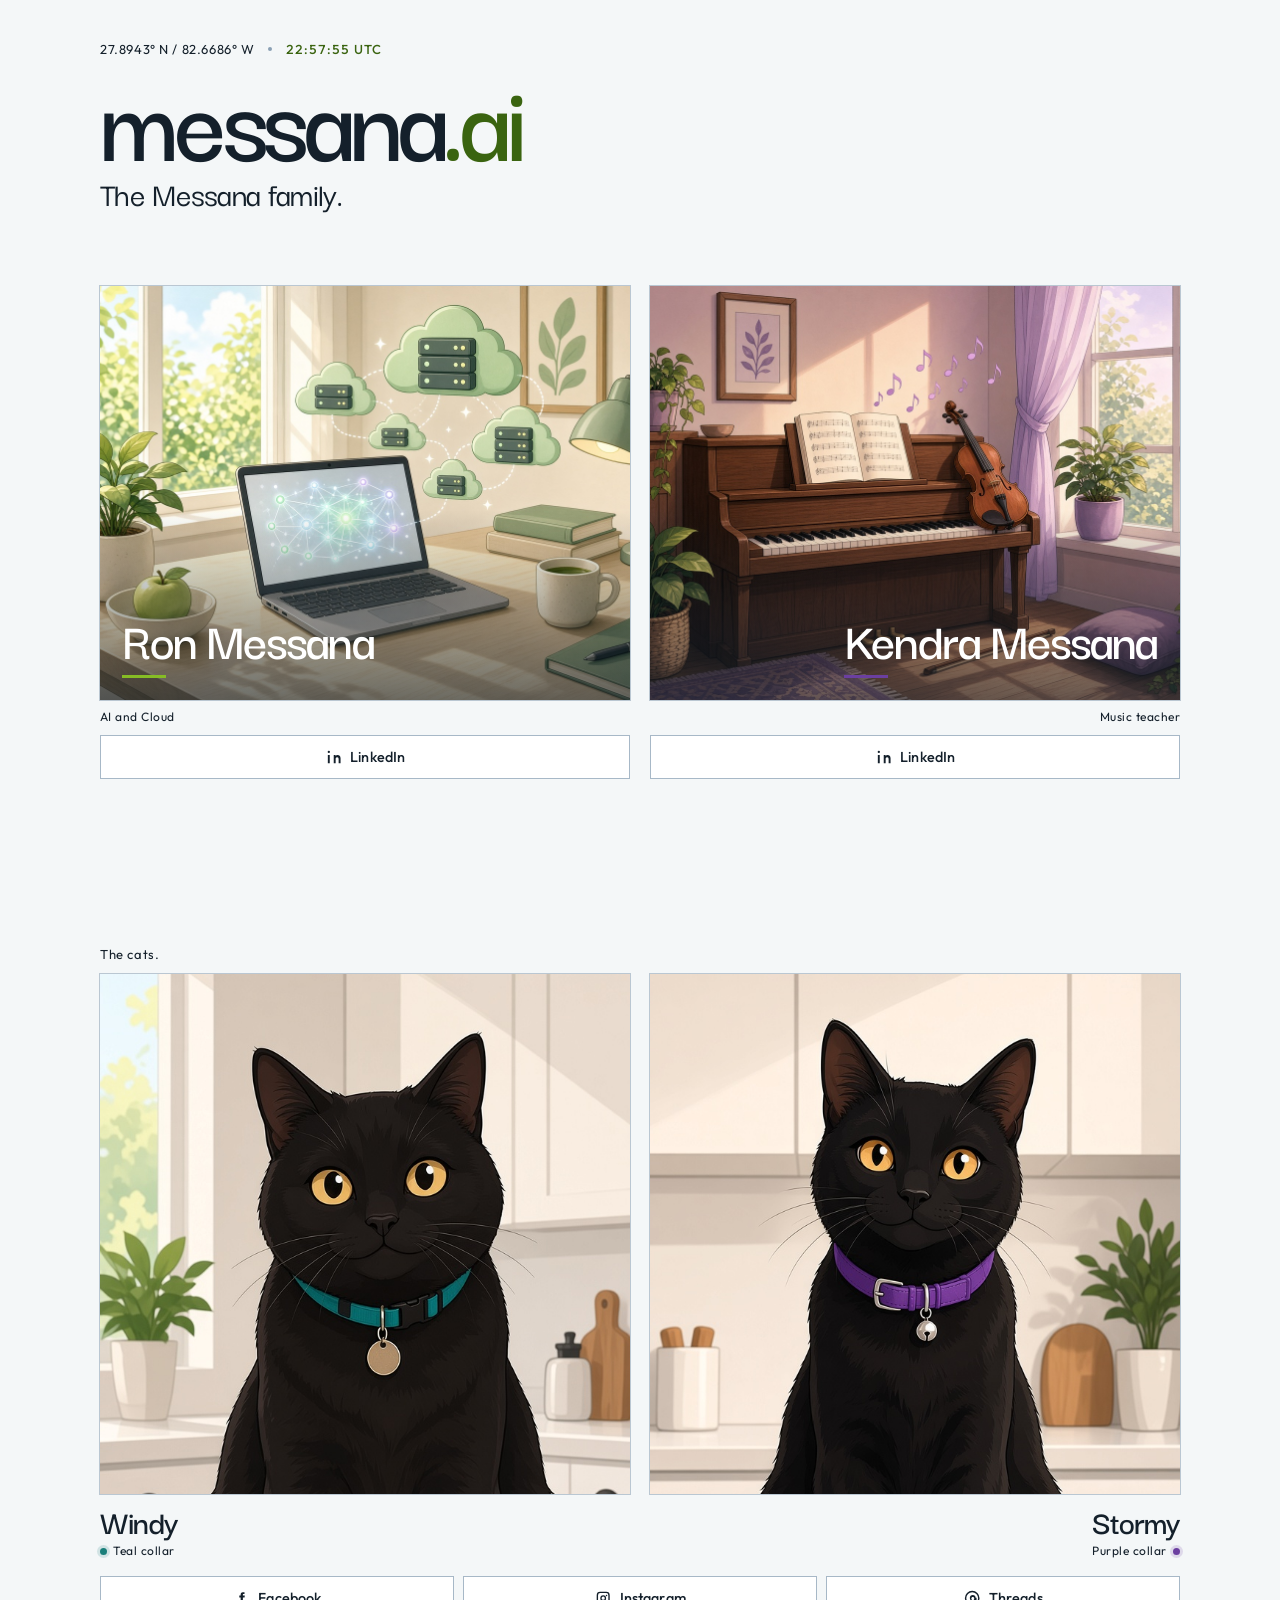
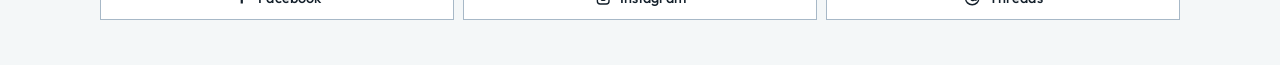
<file: index.html>
<!doctype html>
<html lang="en">
<head>
  <meta charset="utf-8" />
  <meta name="viewport" content="width=device-width, initial-scale=1, viewport-fit=cover" />
  <meta name="theme-color" content="#f4f7f8" />
  <meta name="color-scheme" content="light" />

  <title>messana.ai — Ron Messana &middot; Kendra Messana</title>
  <meta name="description" content="messana.ai is the personal domain of the Messana family — Ron Messana (Ronald Messana) and Kendra Messana." />
  <meta name="author" content="Ron Messana" />
  <meta name="keywords" content="Messana, Ron Messana, Ronald Messana, Kendra Messana, messana.ai, Messana family" />
  <meta name="robots" content="index, follow, max-image-preview:large" />
  <link rel="canonical" href="https://messana.ai/" />

  <meta property="og:type" content="website" />
  <meta property="og:site_name" content="messana.ai" />
  <meta property="og:url" content="https://messana.ai/" />
  <meta property="og:title" content="messana.ai — Ron Messana &middot; Kendra Messana" />
  <meta property="og:description" content="The personal domain of Ron Messana (Ronald Messana) and Kendra Messana — the Messana family." />
  <meta property="og:image" content="https://messana.ai/assets/table.jpg" />
  <meta property="og:locale" content="en_US" />

  <meta name="twitter:card" content="summary_large_image" />
  <meta name="twitter:title" content="messana.ai — Ron Messana &middot; Kendra Messana" />
  <meta name="twitter:description" content="The personal domain of Ron Messana (Ronald Messana) and Kendra Messana." />
  <meta name="twitter:image" content="https://messana.ai/assets/table.jpg" />

  <link rel="manifest" href="/manifest.webmanifest" />
  <meta name="mobile-web-app-capable" content="yes" />
  <meta name="apple-mobile-web-app-capable" content="yes" />
  <meta name="apple-mobile-web-app-status-bar-style" content="default" />
  <meta name="apple-mobile-web-app-title" content="messana.ai" />
  <meta name="application-name" content="messana.ai" />
  <link rel="apple-touch-icon" href="/icon-180.png" />

  <link rel="icon" type="image/svg+xml" href="/favicon.svg" />
  <link rel="icon" type="image/png" sizes="192x192" href="/icon-192.png" />

  <link rel="preconnect" href="https://fonts.googleapis.com" />
  <link rel="preconnect" href="https://fonts.gstatic.com" crossorigin />
  <link rel="stylesheet" href="https://fonts.googleapis.com/css2?family=Darker+Grotesque:wght@500;600;700&family=Outfit:wght@400;500&display=swap" />
  <link rel="stylesheet" href="css/styles.css?v=14" />

  <script type="application/ld+json">
  {
    "@context": "https://schema.org",
    "@graph": [
      {
        "@type": "WebSite",
        "@id": "https://messana.ai/#website",
        "url": "https://messana.ai/",
        "name": "messana.ai",
        "description": "Personal domain of the Messana family — Ron Messana and Kendra Messana.",
        "inLanguage": "en-US",
        "publisher": { "@id": "https://messana.ai/#ron" }
      },
      {
        "@type": "WebPage",
        "@id": "https://messana.ai/#webpage",
        "url": "https://messana.ai/",
        "name": "messana.ai — Ron Messana · Kendra Messana",
        "isPartOf": { "@id": "https://messana.ai/#website" },
        "about": [
          { "@id": "https://messana.ai/#ron" },
          { "@id": "https://messana.ai/#kendra" }
        ],
        "inLanguage": "en-US"
      },
      {
        "@type": "Person",
        "@id": "https://messana.ai/#ron",
        "name": "Ron Messana",
        "givenName": "Ronald",
        "additionalName": "Ron",
        "familyName": "Messana",
        "alternateName": ["Ronald Messana", "Ron Messana"],
        "url": "https://messana.ai/",
        "mainEntityOfPage": { "@id": "https://messana.ai/#webpage" },
        "knows": { "@id": "https://messana.ai/#kendra" }
      },
      {
        "@type": "Person",
        "@id": "https://messana.ai/#kendra",
        "name": "Kendra Messana",
        "givenName": "Kendra",
        "familyName": "Messana",
        "url": "https://messana.ai/",
        "mainEntityOfPage": { "@id": "https://messana.ai/#webpage" },
        "knows": { "@id": "https://messana.ai/#ron" }
      }
    ]
  }
  </script>
</head>
<body>
  <div class="room">
    <section class="home">
      <header class="mast">
        <p class="radio">
          <span class="coord">27.8943° N / 82.6686° W</span>
          <span class="pip" aria-hidden="true"></span>
          <time id="clock" datetime="">UTC</time>
        </p>
        <h1 class="wordmark">messana<span class="ai">.ai</span></h1>
        <p class="family">The Messana family.</p>
      </header>

      <div class="people">
        <article class="human human--ron">
          <div class="person person--ron">
            <img class="person-photo" src="assets/ron.jpg?v=1" width="1248" height="832" alt="An illustrated desk with a laptop, a glowing network, and cloud servers, for Ron Messana’s work in AI and cloud computing.">
            <h2 class="person-name">Ron Messana</h2>
          </div>
          <p class="role">AI and Cloud</p>
          <a class="linkbtn" target="_blank" rel="noopener noreferrer" href="https://www.linkedin.com/in/ron-messana-590b1583/">
            <svg viewBox="0 0 24 24" aria-hidden="true"><path fill="currentColor" d="M6.2 9H3.7v11h2.5V9zM5 3.6A1.5 1.5 0 1 0 5 6.6 1.5 1.5 0 0 0 5 3.6zM20.3 20h-2.5v-5.4c0-1.5-.5-2.5-1.9-2.5a2 2 0 0 0-1.9 1.4c-.1.3-.1.6-.1.9V20H11.4V9h2.4v1.5a3 3 0 0 1 2.7-1.5c2 0 3.8 1.3 3.8 4.3V20z"/></svg>
            <span>LinkedIn</span>
          </a>
        </article>
        <article class="human human--kendra">
          <div class="person person--kendra">
            <img class="person-photo" src="assets/kendra.jpg?v=1" width="1248" height="832" alt="An illustrated music room with a piano, sheet music, and a violin, for Kendra Messana’s teaching.">
            <h2 class="person-name">Kendra Messana</h2>
          </div>
          <p class="role">Music teacher</p>
          <a class="linkbtn" target="_blank" rel="noopener noreferrer" href="https://www.linkedin.com/in/kendra-messana/">
            <svg viewBox="0 0 24 24" aria-hidden="true"><path fill="currentColor" d="M6.2 9H3.7v11h2.5V9zM5 3.6A1.5 1.5 0 1 0 5 6.6 1.5 1.5 0 0 0 5 3.6zM20.3 20h-2.5v-5.4c0-1.5-.5-2.5-1.9-2.5a2 2 0 0 0-1.9 1.4c-.1.3-.1.6-.1.9V20H11.4V9h2.4v1.5a3 3 0 0 1 2.7-1.5c2 0 3.8 1.3 3.8 4.3V20z"/></svg>
            <span>LinkedIn</span>
          </a>
        </article>
      </div>
    </section>

    <!-- Shared pages for Windy and Stormy. -->
    <section class="cats" aria-labelledby="cats-label">
        <p id="cats-label" class="cats-label">The cats.</p>
        <div class="cats-row">
          <article class="cat cat--windy">
            <img class="cat-photo" src="assets/windy.jpg?v=2" width="720" height="1280" alt="Cartoon of Windy, a black cat wearing a teal collar.">
            <p class="cat-name">Windy</p>
            <p class="collar"><span class="bead" aria-hidden="true"></span>Teal collar</p>
          </article>
          <article class="cat cat--stormy">
            <img class="cat-photo" src="assets/stormy.jpg?v=2" width="720" height="1280" alt="Cartoon of Stormy, a black cat wearing a purple collar.">
            <p class="cat-name">Stormy</p>
            <p class="collar"><span class="bead" aria-hidden="true"></span>Purple collar</p>
          </article>
        </div>
        <nav class="cats-links" aria-label="Windy and Stormy">
          <a class="linkbtn" target="_blank" rel="noopener noreferrer" href="https://www.facebook.com/profile.php?id=61593400770842">
            <svg viewBox="0 0 24 24" aria-hidden="true"><path fill="currentColor" d="M14.9 8.4h-2V7.1c0-.5.3-.6.6-.6H15V4.4h-2.1C10.6 4.4 10 6 10 7.1v1.3H8.2V11H10v8h2.9v-8h2.2l.3-2.6h-2.5z"/></svg>
            <span>Facebook</span>
          </a>
          <a class="linkbtn" target="_blank" rel="noopener noreferrer" href="https://www.instagram.com/windystormycat/">
            <svg viewBox="0 0 24 24" aria-hidden="true"><path fill="currentColor" d="M8 3.5h8A4.5 4.5 0 0 1 20.5 8v8a4.5 4.5 0 0 1-4.5 4.5H8A4.5 4.5 0 0 1 3.5 16V8A4.5 4.5 0 0 1 8 3.5zm8 1.8H8A2.7 2.7 0 0 0 5.3 8v8A2.7 2.7 0 0 0 8 18.7h8a2.7 2.7 0 0 0 2.7-2.7V8A2.7 2.7 0 0 0 16 5.3zM12 8.2A3.8 3.8 0 1 1 8.2 12 3.8 3.8 0 0 1 12 8.2zm0 1.7A2.1 2.1 0 1 0 14.1 12 2.1 2.1 0 0 0 12 9.9zm4.35-2.55a1 1 0 1 1-1 1 1 1 0 0 1 1-1z"/></svg>
            <span>Instagram</span>
          </a>
          <a class="linkbtn" target="_blank" rel="noopener noreferrer" href="https://www.threads.com/@windystormycat">
            <svg viewBox="0 0 24 24" aria-hidden="true"><path fill="currentColor" d="M12 2.4a9.6 9.6 0 1 0 9.6 9.6A9.6 9.6 0 0 0 12 2.4zm0 17.3a7.7 7.7 0 1 1 7.7-7.7 7.7 7.7 0 0 1-7.7 7.7zm4.5-8.4c-.15-2.05-1.45-3.4-3.55-3.5-2.35-.1-4.05 1.45-4.05 4s1.6 4.05 3.9 4.05c1.35 0 2.4-.45 3.15-1.3l.05 1.15h1.7v-3.9c0-.15.02-.3.02-.5h-1.22zm-3.7 3.15c-1.15 0-1.9-.75-1.9-2s.75-2.05 1.9-2.05 1.85.75 1.85 2-.7 2.05-1.85 2.05z"/></svg>
            <span>Threads</span>
          </a>
        </nav>
    </section>
  </div>
  <script src="js/main.js?v=6"></script>
</body>
</html>
</file>
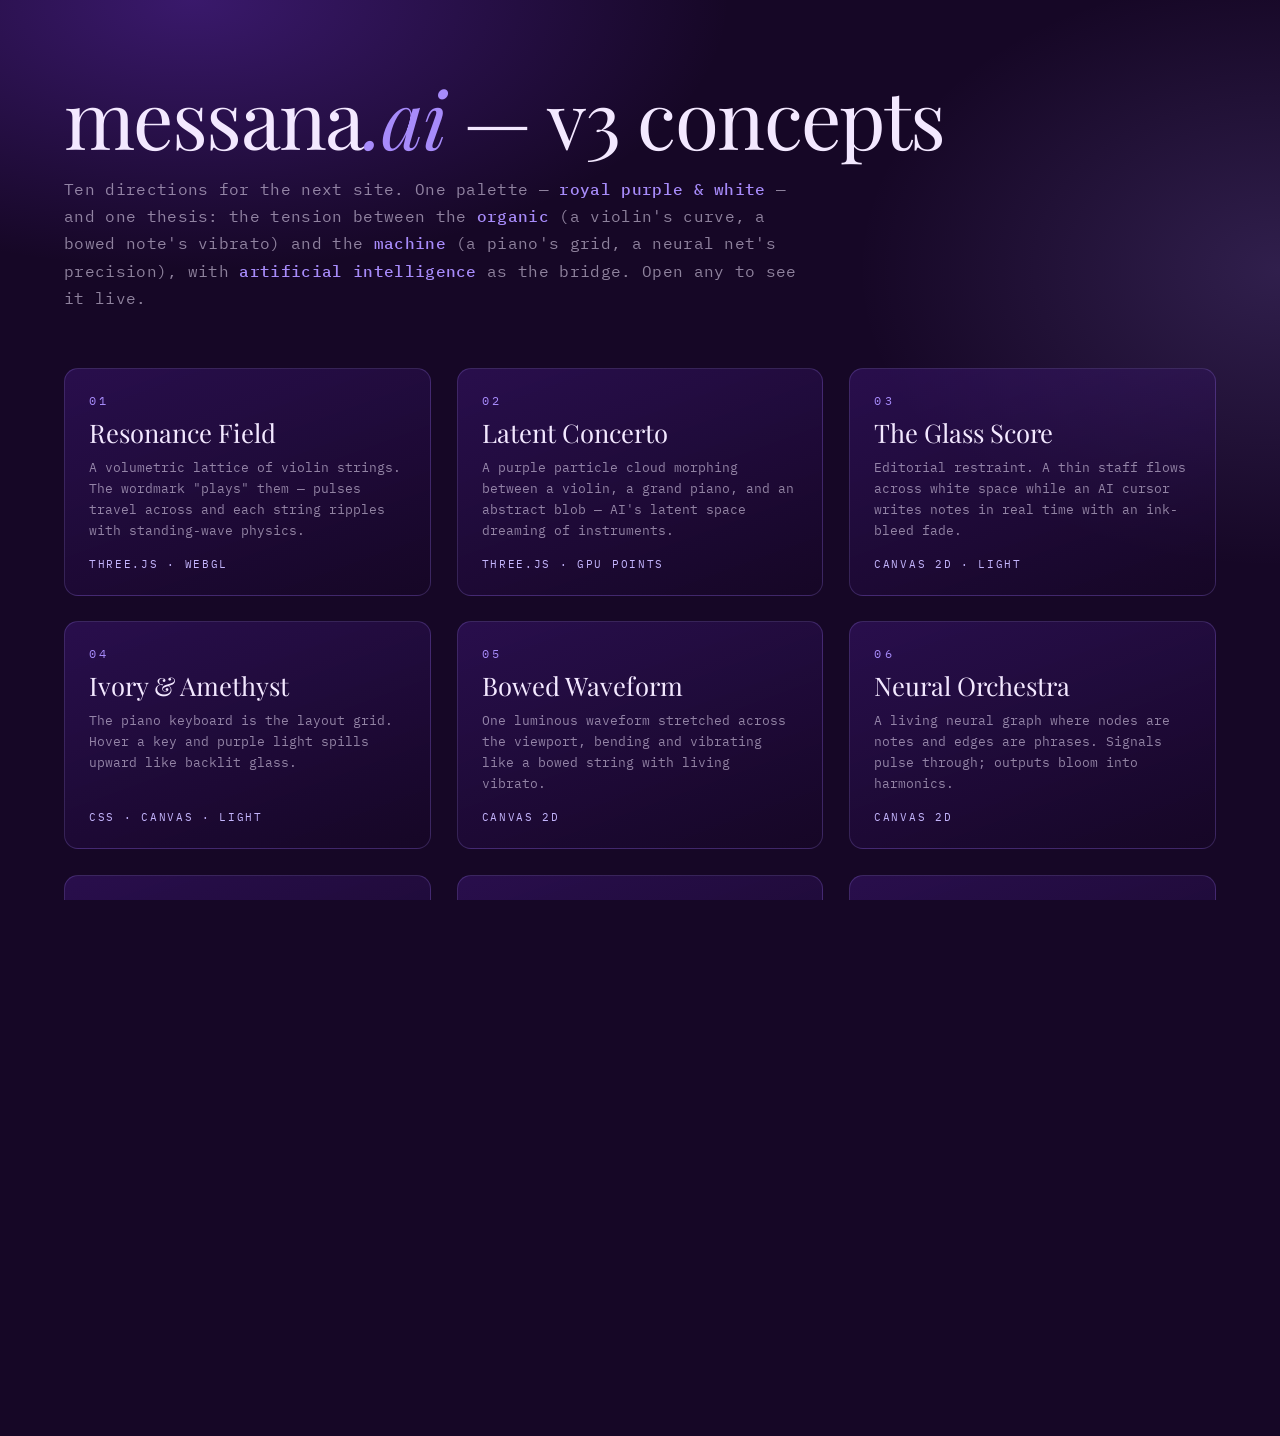
<file: concepts/index.html>
<!doctype html>
<html lang="en">
<head>
  <meta charset="utf-8" />
  <meta name="viewport" content="width=device-width, initial-scale=1, viewport-fit=cover" />
  <meta name="theme-color" content="#160726" />
  <title>messana.ai — v3 concepts</title>
  <meta name="description" content="Ten concept directions for messana.ai v3 — royal purple and white, where violin, piano, and artificial intelligence meet." />
  <link rel="preconnect" href="https://fonts.googleapis.com" />
  <link rel="preconnect" href="https://fonts.gstatic.com" crossorigin />
  <link rel="stylesheet" href="https://fonts.googleapis.com/css2?family=Playfair+Display:ital,wght@0,400;0,600;1,400;1,600&family=IBM+Plex+Mono:wght@300;400;500&display=swap" />
  <link rel="stylesheet" href="shared.css" />
  <style>
    body {
      overflow: auto;
      background:
        radial-gradient(70% 50% at 15% 0%, rgba(124, 58, 237, 0.35), transparent 60%),
        radial-gradient(60% 60% at 100% 30%, rgba(167, 139, 250, 0.18), transparent 55%),
        var(--aubergine);
    }
  </style>
</head>
<body>
  <main class="gallery">
    <header>
      <h1>messana<span class="ai">.ai</span> — v3 concepts</h1>
      <p class="lede">
        Ten directions for the next site. One palette — <b>royal purple &amp; white</b> —
        and one thesis: the tension between the <b>organic</b> (a violin's curve, a bowed
        note's vibrato) and the <b>machine</b> (a piano's grid, a neural net's precision),
        with <b>artificial intelligence</b> as the bridge. Open any to see it live.
      </p>
    </header>

    <div class="grid">
      <a class="card" href="01-resonance-field.html">
        <span class="num">01</span>
        <h2>Resonance Field</h2>
        <p>A volumetric lattice of violin strings. The wordmark "plays" them — pulses travel across and each string ripples with standing-wave physics.</p>
        <span class="medium">three.js · WebGL</span>
      </a>
      <a class="card" href="02-latent-concerto.html">
        <span class="num">02</span>
        <h2>Latent Concerto</h2>
        <p>A purple particle cloud morphing between a violin, a grand piano, and an abstract blob — AI's latent space dreaming of instruments.</p>
        <span class="medium">three.js · GPU points</span>
      </a>
      <a class="card" href="03-glass-score.html">
        <span class="num">03</span>
        <h2>The Glass Score</h2>
        <p>Editorial restraint. A thin staff flows across white space while an AI cursor writes notes in real time with an ink-bleed fade.</p>
        <span class="medium">Canvas 2D · light</span>
      </a>
      <a class="card" href="04-ivory-amethyst.html">
        <span class="num">04</span>
        <h2>Ivory &amp; Amethyst</h2>
        <p>The piano keyboard is the layout grid. Hover a key and purple light spills upward like backlit glass.</p>
        <span class="medium">CSS · Canvas · light</span>
      </a>
      <a class="card" href="05-bowed-waveform.html">
        <span class="num">05</span>
        <h2>Bowed Waveform</h2>
        <p>One luminous waveform stretched across the viewport, bending and vibrating like a bowed string with living vibrato.</p>
        <span class="medium">Canvas 2D</span>
      </a>
      <a class="card" href="06-neural-orchestra.html">
        <span class="num">06</span>
        <h2>Neural Orchestra</h2>
        <p>A living neural graph where nodes are notes and edges are phrases. Signals pulse through; outputs bloom into harmonics.</p>
        <span class="medium">Canvas 2D</span>
      </a>
      <a class="card" href="07-cymatics.html">
        <span class="num">07</span>
        <h2>Cymatics</h2>
        <p>Chladni-plate physics: amethyst sand organizing into symmetric patterns that re-form as the note changes.</p>
        <span class="medium">Canvas 2D</span>
      </a>
      <a class="card" href="08-spectral-ribbon.html">
        <span class="num">08</span>
        <h2>Spectral Ribbon</h2>
        <p>A flowing 3D ribbon tracing a bow's path through space, its surface a live spectrogram coiling behind the wordmark.</p>
        <span class="medium">three.js · WebGL</span>
      </a>
      <a class="card" href="09-harmonic-bloom.html">
        <span class="num">09</span>
        <h2>Harmonic Bloom</h2>
        <p>A generative form grown from the harmonic series — a fractal bloom of strings and key-shaped petals, never quite the same twice.</p>
        <span class="medium">Canvas 2D · generative</span>
      </a>
      <a class="card" href="10-the-duet.html">
        <span class="num">10</span>
        <h2>The Duet</h2>
        <p>A split frame: organic violin curves on the left, a cold piano-key grid on the right, an AI thread negotiating the seam between them.</p>
        <span class="medium">Canvas 2D · CSS</span>
      </a>
    </div>
  </main>
</body>
</html>
</file>
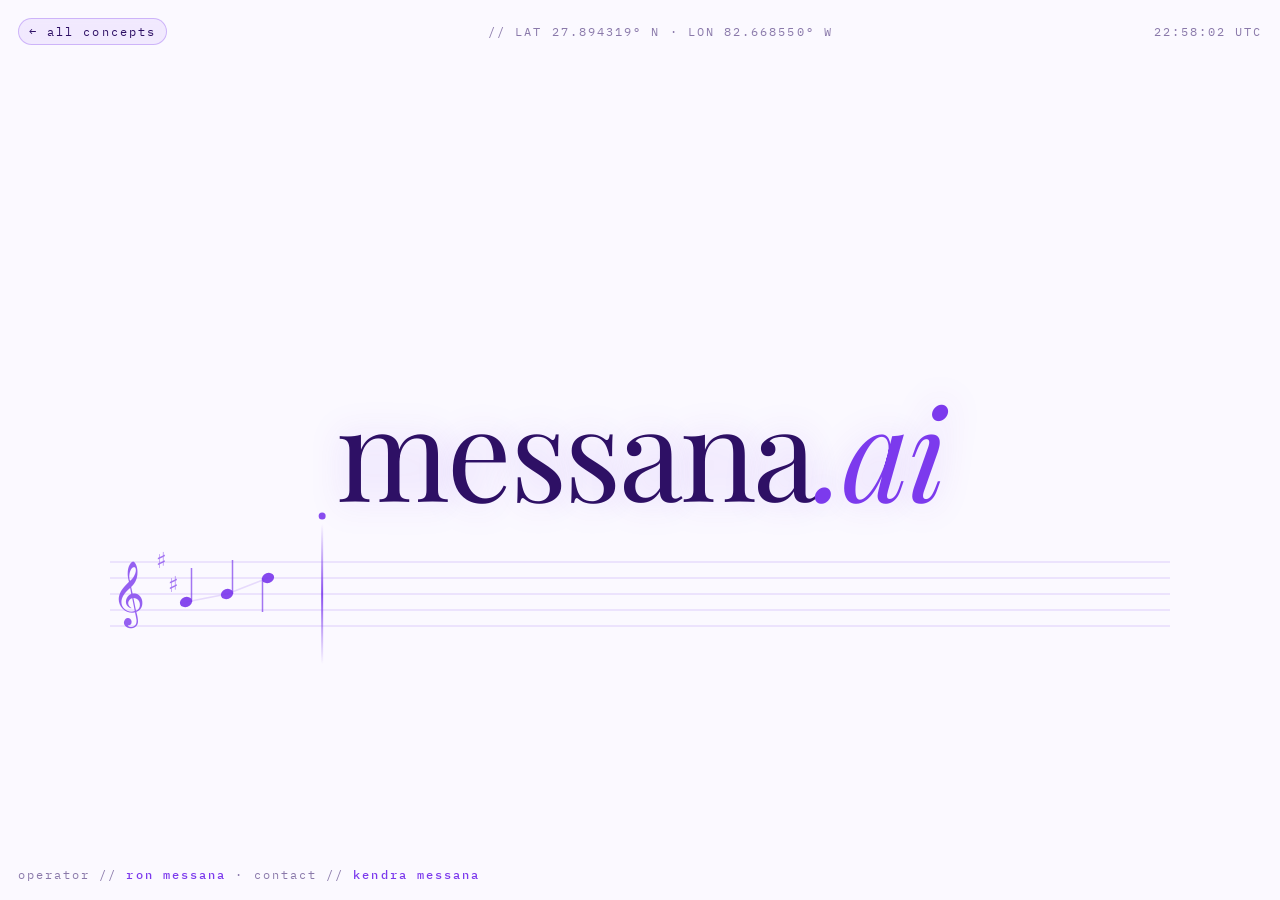
<file: concepts/03-glass-score.html>
<!doctype html>
<html lang="en">
<head>
  <meta charset="utf-8" />
  <meta name="viewport" content="width=device-width, initial-scale=1, viewport-fit=cover" />
  <meta name="theme-color" content="#fbf9ff" />
  <title>03 · The Glass Score — messana.ai</title>

  <!-- PWA (installable on iOS + Android, standalone) -->
  <link rel="manifest" href="manifest.webmanifest" />
  <meta name="mobile-web-app-capable" content="yes" />
  <meta name="apple-mobile-web-app-capable" content="yes" />
  <meta name="apple-mobile-web-app-status-bar-style" content="default" />
  <meta name="apple-mobile-web-app-title" content="messana.ai" />
  <meta name="application-name" content="messana.ai" />
  <link rel="apple-touch-icon" href="icon-180.png" />
  <link rel="icon" type="image/png" sizes="192x192" href="icon-192.png" />

  <link rel="preconnect" href="https://fonts.googleapis.com" />
  <link rel="preconnect" href="https://fonts.gstatic.com" crossorigin />
  <link rel="stylesheet" href="https://fonts.googleapis.com/css2?family=Playfair+Display:ital,wght@0,400;1,400&family=IBM+Plex+Mono:wght@300;400&display=swap" />
  <link rel="stylesheet" href="shared.css" />
</head>
<body class="light">
  <canvas class="bg" id="scene" aria-hidden="true"></canvas>

  <div class="stage">
    <h1 class="wordmark">messana<span class="ai">.ai</span></h1>
  </div>

  <div class="chrome" aria-hidden="true">
    <div class="row">
      <a class="back" href="index.html">&larr; all concepts</a>
      <span class="tag">// LAT 27.894319&deg; N &middot; LON 82.668550&deg; W</span>
      <span class="tag" id="clock">--:--:-- UTC</span>
    </div>
    <div class="row">
      <span class="tag">operator // <b>ron messana</b> &middot; contact // <b>kendra messana</b></span>
    </div>
  </div>

  <script>
    // PWA: register the service worker (relative path -> scope = /concepts/)
    if ('serviceWorker' in navigator) {
      addEventListener('load', () => navigator.serviceWorker.register('sw.js').catch(() => {}));
    }

    const reduceMotion = matchMedia('(prefers-reduced-motion: reduce)').matches;
    const cv = document.getElementById('scene');
    const ctx = cv.getContext('2d');
    let W, H, dpr;
    function fit() {
      dpr = Math.min(devicePixelRatio, 2);
      W = innerWidth; H = innerHeight;
      cv.width = W * dpr; cv.height = H * dpr;
      ctx.setTransform(dpr, 0, 0, dpr, 0, 0);
    }
    fit();
    addEventListener('resize', fit);

    // live UTC timestamp
    const clockEl = document.getElementById('clock');
    function tickClock() {
      const d = new Date();
      const hh = String(d.getUTCHours()).padStart(2, '0');
      const mm = String(d.getUTCMinutes()).padStart(2, '0');
      const ss = String(d.getUTCSeconds()).padStart(2, '0');
      clockEl.textContent = `${hh}:${mm}:${ss} UTC`;
    }
    tickClock();
    setInterval(tickClock, 1000);

    const ROYAL = '124, 58, 237';
    const LINES = 5, GAP = 16;
    const BPM = 79;   // "Thinking Out Loud" tempo (4/4)

    // --- "Thinking Out Loud" (Ed Sheeran) — verse, D major (two sharps: F#, C#).
    // Transcribed by ear within the song's known frame (D major, 4/4, ~79 BPM,
    // fully diatonic over I-IV-V); transposed up one octave to sit on the treble
    // staff. Each entry: [letter, octave, beats, lyric] (sharps come from the key sig).
    const LETTER = { C: 0, D: 1, E: 2, F: 3, G: 4, A: 5, B: 6 };
    const THEME = [
      ['A', 4, 0.5, 'When'], ['B', 4, 0.5, 'your'],
      ['D', 5, 0.75, 'legs'], ['D', 5, 0.5, 'don\u2019t'], ['D', 5, 0.5, 'work'], ['D', 5, 0.5, 'like'], ['D', 5, 0.5, 'they'],
      ['E', 5, 0.5, 'used'], ['F', 5, 0.5, 'to'], ['E', 5, 0.75, 'be-'], ['D', 5, 1, 'fore'],
      ['A', 4, 0.5, 'and'], ['B', 4, 0.5, 'I'],
      ['D', 5, 0.5, 'can\u2019t'], ['D', 5, 0.5, 'sweep'], ['D', 5, 0.5, 'you'],
      ['E', 5, 0.5, 'off'], ['D', 5, 0.5, 'of'], ['B', 4, 0.5, 'your'], ['A', 4, 1.5, 'feet'],
    ];
    const totalBeats = THEME.reduce((s, n) => s + n[2], 0);
    const CYCLE = totalBeats * 60 / BPM;   // one sweep = the phrase at the real tempo
    let acc = 0;
    const seq = THEME.map((n) => {
      const startN = acc / totalBeats;
      acc += n[2];
      const deg = n[1] * 7 + LETTER[n[0]] - 34; // diatonic steps from B4 (centre line)
      return { deg, lyric: n[3], startN, x: 0, born: null };
    });
    let lastLap = -1;

    function staffY() { return H * 0.66; }
    function staffMargin() { return Math.min(W * 0.1, 110); }

    function glyph(ch, size, x, y, alpha, align) {
      ctx.fillStyle = `rgba(${ROYAL}, ${alpha})`;
      ctx.font = `${size}px 'Segoe UI Symbol', 'Noto Music', serif`;
      ctx.textBaseline = 'middle';
      ctx.textAlign = align || 'left';
      ctx.fillText(ch, x, y);
    }

    function draw(time) {
      ctx.clearRect(0, 0, W, H);
      const cy = staffY();
      const left = staffMargin();
      const x0 = left + 76;            // notes start after clef + key signature
      const x1 = W - staffMargin();
      const span = x1 - x0;

      // staff lines
      ctx.lineWidth = 1;
      ctx.strokeStyle = `rgba(${ROYAL}, 0.22)`;
      for (let i = 0; i < LINES; i++) {
        const y = cy + (i - (LINES - 1) / 2) * GAP;
        ctx.beginPath(); ctx.moveTo(left, y); ctx.lineTo(x1, y); ctx.stroke();
      }

      // treble clef + D-major key signature (F# on the top line, C# in the 3rd space)
      glyph('\uD834\uDD1E', 56, left + 2, cy + 3, 0.8);  // 𝄞
      glyph('\u266F', 22, left + 46, cy - 4 * (GAP / 2), 0.7);  // ♯ on F5
      glyph('\u266F', 22, left + 58, cy - 1 * (GAP / 2), 0.7);  // ♯ on C5

      // cursor sweep + per-lap reset
      const prog = (time / CYCLE) % 1;
      const cx = x0 + prog * span;
      const lap = Math.floor(time / CYCLE);
      if (lap !== lastLap) { lastLap = lap; seq.forEach((n) => (n.born = null)); }

      // reveal notes as the cursor reaches them
      seq.forEach((n) => {
        n.x = x0 + n.startN * span;
        if (prog >= n.startN && n.born === null) n.born = time;
      });
      const shown = seq.filter((n) => n.born !== null);

      // melodic contour
      if (shown.length > 1) {
        ctx.strokeStyle = `rgba(${ROYAL}, 0.16)`;
        ctx.lineWidth = 1.5;
        ctx.beginPath();
        shown.forEach((n, i) => {
          const ny = cy - n.deg * (GAP / 2);
          if (i === 0) ctx.moveTo(n.x, ny); else ctx.lineTo(n.x, ny);
        });
        ctx.stroke();
      }

      // notes with ink-bleed fade-in
      const baseR = Math.min(5, (span / seq.length) * 0.4); // shrink heads when the staff is narrow
      shown.forEach((n) => {
        const age = time - n.born;
        const ny = cy - n.deg * (GAP / 2);
        const grow = Math.min(age / 0.35, 1);
        const r = baseR + (1 - grow) * 6;
        const a = Math.min(age / 0.3, 1) * 0.92;

        // ledger lines for notes beyond the staff
        ctx.strokeStyle = `rgba(${ROYAL}, ${a * 0.7})`;
        ctx.lineWidth = 1;
        if (n.deg > 4) for (let d = 6; d <= n.deg; d += 2) { const ly = cy - d * (GAP / 2); ctx.beginPath(); ctx.moveTo(n.x - 11, ly); ctx.lineTo(n.x + 11, ly); ctx.stroke(); }
        if (n.deg < -4) for (let d = -6; d >= n.deg; d -= 2) { const ly = cy - d * (GAP / 2); ctx.beginPath(); ctx.moveTo(n.x - 11, ly); ctx.lineTo(n.x + 11, ly); ctx.stroke(); }

        // note head
        ctx.fillStyle = `rgba(${ROYAL}, ${a})`;
        ctx.beginPath(); ctx.ellipse(n.x, ny, r * 1.25, r, -0.35, 0, 7); ctx.fill();

        // stem: down for high notes, up for low
        ctx.strokeStyle = `rgba(${ROYAL}, ${a * 0.75})`;
        ctx.lineWidth = 1.5;
        ctx.beginPath();
        if (n.deg >= 1) { ctx.moveTo(n.x - r * 1.1, ny); ctx.lineTo(n.x - r * 1.1, ny + 34); }
        else { ctx.moveTo(n.x + r * 1.1, ny); ctx.lineTo(n.x + r * 1.1, ny - 34); }
        ctx.stroke();
      });

      // AI cursor: glowing vertical line with a soft halo
      const grad = ctx.createLinearGradient(cx, cy - 70, cx, cy + 70);
      grad.addColorStop(0, `rgba(${ROYAL}, 0)`);
      grad.addColorStop(0.5, `rgba(${ROYAL}, 0.9)`);
      grad.addColorStop(1, `rgba(${ROYAL}, 0)`);
      ctx.strokeStyle = grad;
      ctx.lineWidth = 2;
      ctx.beginPath(); ctx.moveTo(cx, cy - 70); ctx.lineTo(cx, cy + 70); ctx.stroke();
      ctx.fillStyle = `rgba(${ROYAL}, 0.9)`;
      ctx.beginPath(); ctx.arc(cx, cy - 78, 3.5, 0, 7); ctx.fill();
    }

    let running = true, start = performance.now();
    function loop(now) {
      if (!running) return;
      draw((now - start) / 1000);
      requestAnimationFrame(loop);
    }
    document.addEventListener('visibilitychange', () => {
      if (document.hidden) running = false;
      else if (!reduceMotion && !running) { running = true; requestAnimationFrame(loop); }
    });
    if (reduceMotion) { seq.forEach((n) => (n.born = 0)); lastLap = 0; draw(CYCLE * 0.98); }
    else requestAnimationFrame(loop);
  </script>
</body>
</html>
</file>
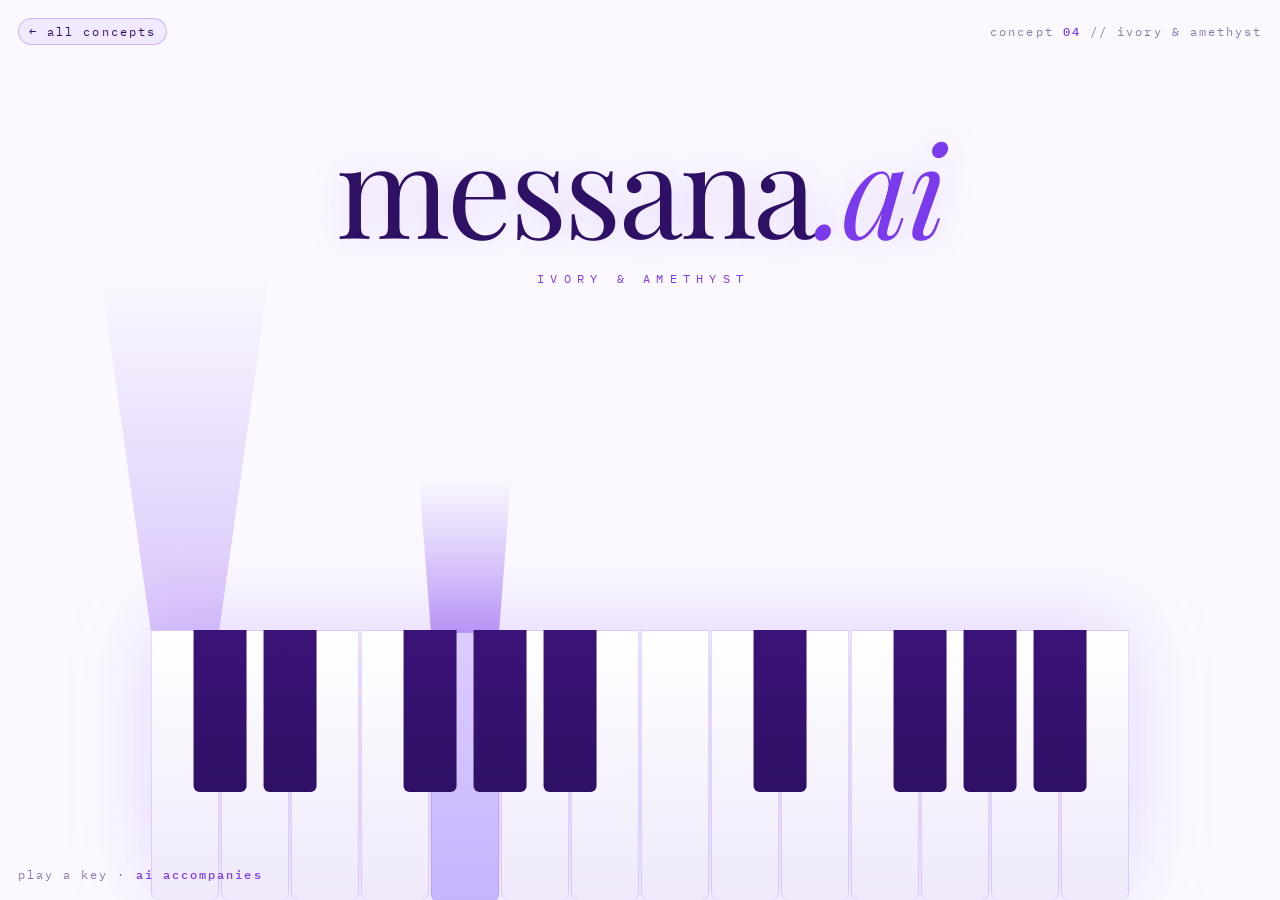
<file: concepts/04-ivory-amethyst.html>
<!doctype html>
<html lang="en">
<head>
  <meta charset="utf-8" />
  <meta name="viewport" content="width=device-width, initial-scale=1, viewport-fit=cover" />
  <meta name="theme-color" content="#fbf9ff" />
  <title>04 · Ivory &amp; Amethyst — messana.ai</title>
  <link rel="preconnect" href="https://fonts.googleapis.com" />
  <link rel="preconnect" href="https://fonts.gstatic.com" crossorigin />
  <link rel="stylesheet" href="https://fonts.googleapis.com/css2?family=Playfair+Display:ital,wght@0,400;1,400&family=IBM+Plex+Mono:wght@300;400&display=swap" />
  <link rel="stylesheet" href="shared.css" />
  <style>
    .beams { position: fixed; inset: 0; z-index: 2; pointer-events: none; }
    .piano {
      position: fixed;
      left: 50%; bottom: 0;
      transform: translateX(-50%);
      width: min(94vw, 980px);
      height: clamp(150px, 30vh, 300px);
      z-index: 4;
      display: flex;
      align-items: stretch;
      pointer-events: auto;
      filter: drop-shadow(0 -10px 40px rgba(124, 58, 237, 0.18));
    }
    .wkey {
      position: relative;
      flex: 1;
      margin: 0 1px;
      background: linear-gradient(180deg, #ffffff, #efe9fb);
      border: 1px solid rgba(124, 58, 237, 0.18);
      border-bottom: none;
      border-radius: 0 0 8px 8px;
      cursor: pointer;
      transition: background 0.18s var(--ease), transform 0.08s var(--ease);
    }
    .wkey.lit { background: linear-gradient(180deg, #ddccff, #c4b5fd); transform: translateY(2px); }
    .bkey {
      position: absolute;
      top: 0;
      width: 5.4%;
      height: 60%;
      background: linear-gradient(180deg, #3b1378, #2e1065);
      border-radius: 0 0 6px 6px;
      z-index: 5;
      cursor: pointer;
      transform: translateX(-50%);
      transition: background 0.18s var(--ease), transform 0.08s var(--ease);
    }
    .bkey.lit { background: linear-gradient(180deg, #a78bfa, #7c3aed); transform: translateX(-50%) translateY(2px); }
    .stage { justify-content: flex-start; padding-top: 14vh; }
  </style>
</head>
<body class="light">
  <canvas class="beams" id="beams" aria-hidden="true"></canvas>

  <div class="stage">
    <h1 class="wordmark">messana<span class="ai">.ai</span></h1>
    <span class="concept-label">ivory &amp; amethyst</span>
  </div>

  <div class="piano" id="piano"></div>

  <div class="chrome" aria-hidden="true">
    <div class="row">
      <a class="back" href="index.html">&larr; all concepts</a>
      <span class="tag">concept <b>04</b> // ivory &amp; amethyst</span>
    </div>
    <div class="row">
      <span class="tag">play a key &middot; <b>ai accompanies</b></span>
    </div>
  </div>

  <script>
    const reduceMotion = matchMedia('(prefers-reduced-motion: reduce)').matches;
    const piano = document.getElementById('piano');
    const WHITE = 14;
    const blackAfter = [0, 1, 3, 4, 5, 8, 10, 11, 12]; // white-key indices that get a black key to the right
    const wkeys = [];

    for (let i = 0; i < WHITE; i++) {
      const k = document.createElement('div');
      k.className = 'wkey';
      k.dataset.kind = 'w';
      piano.appendChild(k);
      wkeys.push(k);
    }
    // place black keys at boundaries between white keys
    for (const idx of blackAfter) {
      if (idx >= WHITE - 1) continue;
      const b = document.createElement('div');
      b.className = 'bkey';
      b.dataset.kind = 'b';
      b.style.left = `${((idx + 1) / WHITE) * 100}%`;
      piano.appendChild(b);
    }

    // ---- light beams canvas ----
    const cv = document.getElementById('beams');
    const ctx = cv.getContext('2d');
    let W, H, dpr;
    function fit() {
      dpr = Math.min(devicePixelRatio, 2);
      W = innerWidth; H = innerHeight;
      cv.width = W * dpr; cv.height = H * dpr;
      ctx.setTransform(dpr, 0, 0, dpr, 0, 0);
    }
    fit();
    addEventListener('resize', fit);

    let beams = [];
    function strike(el) {
      el.classList.add('lit');
      setTimeout(() => el.classList.remove('lit'), 220);
      const r = el.getBoundingClientRect();
      const x = r.left + r.width / 2;
      const isBlack = el.dataset.kind === 'b';
      beams.push({ x, top: r.top, born: performance.now(), black: isBlack, w: r.width });
    }

    const allKeys = () => [...document.querySelectorAll('.wkey, .bkey')];
    allKeys().forEach((k) => {
      k.addEventListener('pointerdown', (e) => { e.preventDefault(); strike(k); });
      k.addEventListener('pointerenter', (e) => { if (e.buttons) strike(k); });
    });

    // autoplay: a gentle, looping purple phrase
    const phrase = [0, 4, 7, 4, 9, 7, 4, 2, 5, 9, 7, 4, 0, 7, 4, 2];
    let pstep = 0, lastPlay = 0;
    function autoplay(now) {
      if (now - lastPlay > 560) {
        lastPlay = now;
        const note = phrase[pstep % phrase.length];
        const wk = wkeys[note % WHITE];
        if (wk) strike(wk);
        pstep++;
      }
    }

    function draw(now) {
      ctx.clearRect(0, 0, W, H);
      ctx.globalCompositeOperation = 'lighter';
      beams = beams.filter((b) => now - b.born < 1400);
      for (const b of beams) {
        const age = (now - b.born) / 1400;
        const alpha = (1 - age) * 0.5;
        const reach = b.top * (0.2 + 0.8 * age);
        const g = ctx.createLinearGradient(b.x, b.top, b.x, b.top - reach);
        const col = b.black ? '167, 139, 250' : '124, 58, 237';
        g.addColorStop(0, `rgba(${col}, ${alpha})`);
        g.addColorStop(1, `rgba(${col}, 0)`);
        ctx.fillStyle = g;
        const halfW = b.w * (0.6 + age * 1.4);
        ctx.beginPath();
        ctx.moveTo(b.x - b.w * 0.5, b.top);
        ctx.lineTo(b.x + b.w * 0.5, b.top);
        ctx.lineTo(b.x + halfW, b.top - reach);
        ctx.lineTo(b.x - halfW, b.top - reach);
        ctx.closePath();
        ctx.fill();
      }
      ctx.globalCompositeOperation = 'source-over';
    }

    let running = true;
    function loop(now) {
      if (!running) return;
      autoplay(now);
      draw(now);
      requestAnimationFrame(loop);
    }
    document.addEventListener('visibilitychange', () => {
      if (document.hidden) running = false;
      else if (!reduceMotion && !running) { running = true; requestAnimationFrame(loop); }
    });
    if (reduceMotion) { strike(wkeys[7]); strike(wkeys[4]); draw(performance.now() + 400); }
    else requestAnimationFrame(loop);
  </script>
</body>
</html>
</file>
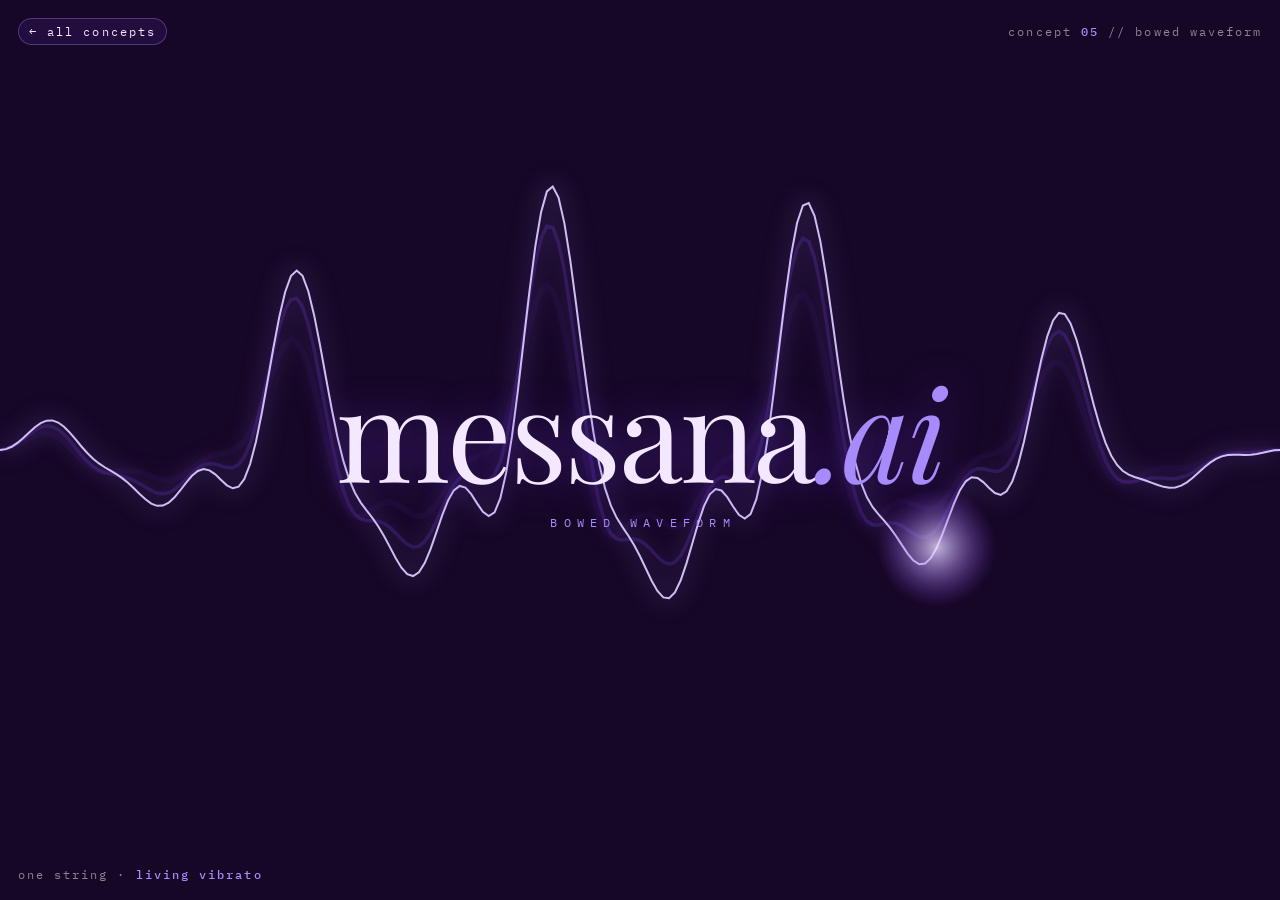
<file: concepts/05-bowed-waveform.html>
<!doctype html>
<html lang="en">
<head>
  <meta charset="utf-8" />
  <meta name="viewport" content="width=device-width, initial-scale=1, viewport-fit=cover" />
  <meta name="theme-color" content="#160726" />
  <title>05 · Bowed Waveform — messana.ai</title>
  <link rel="preconnect" href="https://fonts.googleapis.com" />
  <link rel="preconnect" href="https://fonts.gstatic.com" crossorigin />
  <link rel="stylesheet" href="https://fonts.googleapis.com/css2?family=Playfair+Display:ital,wght@0,400;1,400&family=IBM+Plex+Mono:wght@300;400&display=swap" />
  <link rel="stylesheet" href="shared.css" />
</head>
<body>
  <canvas class="bg" id="scene" aria-hidden="true"></canvas>

  <div class="stage">
    <h1 class="wordmark">messana<span class="ai">.ai</span></h1>
    <span class="concept-label">bowed waveform</span>
  </div>

  <div class="chrome" aria-hidden="true">
    <div class="row">
      <a class="back" href="index.html">&larr; all concepts</a>
      <span class="tag">concept <b>05</b> // bowed waveform</span>
    </div>
    <div class="row">
      <span class="tag">one string &middot; <b>living vibrato</b></span>
    </div>
  </div>

  <script>
    const reduceMotion = matchMedia('(prefers-reduced-motion: reduce)').matches;
    const cv = document.getElementById('scene');
    const ctx = cv.getContext('2d');
    let W, H, dpr;
    function fit() {
      dpr = Math.min(devicePixelRatio, 2);
      W = innerWidth; H = innerHeight;
      cv.width = W * dpr; cv.height = H * dpr;
      ctx.setTransform(dpr, 0, 0, dpr, 0, 0);
    }
    fit();
    addEventListener('resize', fit);

    // a "note" sets base frequency; it drifts every few seconds
    let freq = 5, freqTarget = 5, nextNote = 0;
    const SCALE = [3, 4, 5, 6, 7, 8];

    function waveY(nx, t, amp) {
      // bowed string: fundamental + harmonics, vibrato envelope, traveling phase
      const env = Math.sin(nx * Math.PI);               // pinned at both ends
      const vibrato = 1 + 0.12 * Math.sin(t * 6.0);
      let y = Math.sin(nx * freq * Math.PI * 2 - t * 2.0) * 1.0;
      y += 0.45 * Math.sin(nx * freq * 2 * Math.PI * 2 - t * 3.1);
      y += 0.28 * Math.sin(nx * freq * 3 * Math.PI * 2 + t * 1.7);
      return y * env * amp * vibrato;
    }

    function strand(t, amp, alpha, lw, hue) {
      ctx.beginPath();
      const steps = 220;
      const midY = H * 0.5;
      for (let i = 0; i <= steps; i++) {
        const nx = i / steps;
        const x = nx * W;
        const y = midY + waveY(nx, t, amp);
        if (i === 0) ctx.moveTo(x, y); else ctx.lineTo(x, y);
      }
      ctx.strokeStyle = hue.replace('A', alpha);
      ctx.lineWidth = lw;
      ctx.shadowColor = 'rgba(167, 139, 250, 0.9)';
      ctx.shadowBlur = 24;
      ctx.stroke();
      ctx.shadowBlur = 0;
    }

    function draw(t) {
      ctx.clearRect(0, 0, W, H);
      if (t > nextNote) {
        freqTarget = SCALE[(Math.random() * SCALE.length) | 0];
        nextNote = t + 2.4 + Math.random() * 2;
      }
      freq += (freqTarget - freq) * 0.02;

      const baseAmp = Math.min(H, W) * 0.16;
      // layered strands for depth (a faint echo trio)
      strand(t - 0.18, baseAmp * 0.7, '0.10', 6, 'rgba(76, 29, 149, A)');
      strand(t - 0.09, baseAmp * 0.88, '0.22', 3.5, 'rgba(124, 58, 237, A)');
      strand(t, baseAmp, '0.95', 2, 'rgba(216, 201, 255, A)');

      // bow contact glow that rides the wave
      const bx = (0.5 + 0.4 * Math.sin(t * 0.5));
      const gx = bx * W;
      const gy = H * 0.5 + waveY(bx, t, baseAmp);
      const halo = ctx.createRadialGradient(gx, gy, 0, gx, gy, 60);
      halo.addColorStop(0, 'rgba(233, 222, 255, 0.8)');
      halo.addColorStop(1, 'rgba(124, 58, 237, 0)');
      ctx.fillStyle = halo;
      ctx.beginPath(); ctx.arc(gx, gy, 60, 0, 7); ctx.fill();
    }

    let running = true, start = performance.now();
    function loop(now) {
      if (!running) return;
      draw((now - start) / 1000);
      requestAnimationFrame(loop);
    }
    document.addEventListener('visibilitychange', () => {
      if (document.hidden) running = false;
      else if (!reduceMotion && !running) { running = true; start = performance.now(); requestAnimationFrame(loop); }
    });
    if (reduceMotion) { draw(0.6); } else requestAnimationFrame(loop);
  </script>
</body>
</html>
</file>
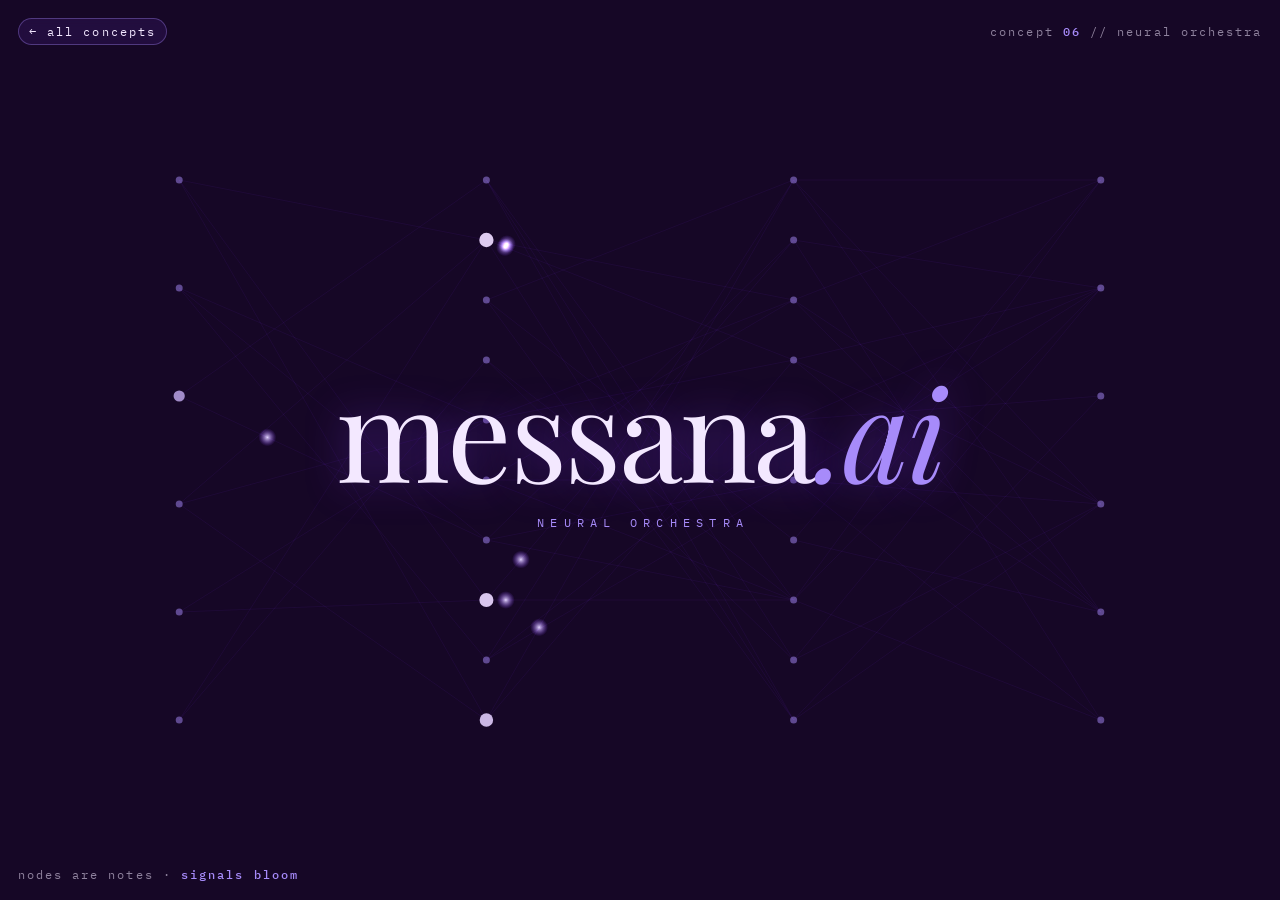
<file: concepts/06-neural-orchestra.html>
<!doctype html>
<html lang="en">
<head>
  <meta charset="utf-8" />
  <meta name="viewport" content="width=device-width, initial-scale=1, viewport-fit=cover" />
  <meta name="theme-color" content="#160726" />
  <title>06 · Neural Orchestra — messana.ai</title>
  <link rel="preconnect" href="https://fonts.googleapis.com" />
  <link rel="preconnect" href="https://fonts.gstatic.com" crossorigin />
  <link rel="stylesheet" href="https://fonts.googleapis.com/css2?family=Playfair+Display:ital,wght@0,400;1,400&family=IBM+Plex+Mono:wght@300;400&display=swap" />
  <link rel="stylesheet" href="shared.css" />
</head>
<body>
  <canvas class="bg" id="scene" aria-hidden="true"></canvas>

  <div class="stage">
    <h1 class="wordmark">messana<span class="ai">.ai</span></h1>
    <span class="concept-label">neural orchestra</span>
  </div>

  <div class="chrome" aria-hidden="true">
    <div class="row">
      <a class="back" href="index.html">&larr; all concepts</a>
      <span class="tag">concept <b>06</b> // neural orchestra</span>
    </div>
    <div class="row">
      <span class="tag">nodes are notes &middot; <b>signals bloom</b></span>
    </div>
  </div>

  <script>
    const reduceMotion = matchMedia('(prefers-reduced-motion: reduce)').matches;
    const cv = document.getElementById('scene');
    const ctx = cv.getContext('2d');
    let W, H, dpr;
    function fit() {
      dpr = Math.min(devicePixelRatio, 2);
      W = innerWidth; H = innerHeight;
      cv.width = W * dpr; cv.height = H * dpr;
      ctx.setTransform(dpr, 0, 0, dpr, 0, 0);
    }
    fit();
    addEventListener('resize', fit);

    const layers = [6, 10, 10, 6];
    const cols = layers.length;
    function pos(li, i) {
      const nx = 0.14 + (li / (cols - 1)) * 0.72;
      const cnt = layers[li];
      const ny = cnt === 1 ? 0.5 : 0.2 + (i / (cnt - 1)) * 0.6;
      return { x: nx * W, y: ny * H };
    }

    // adjacency: out[li][i] -> [{j}]
    const out = [];
    for (let li = 0; li < cols - 1; li++) {
      out[li] = [];
      for (let i = 0; i < layers[li]; i++) {
        const targets = new Set();
        const k = 2 + (Math.random() * 2 | 0);
        while (targets.size < k) targets.add((Math.random() * layers[li + 1]) | 0);
        out[li][i] = [...targets].map((j) => ({ j }));
      }
    }

    const flash = {};                 // "li,i" -> last fire time
    let pulses = [];                  // {li,i,j,p,sp}
    let ripples = [];                 // {x,y,born}

    function fire(li, i, time) {
      flash[li + ',' + i] = time;
      if (li >= cols - 1) { const p = pos(li, i); ripples.push({ x: p.x, y: p.y, born: time }); return; }
      const edges = out[li][i] || [];
      for (const e of edges) {
        if (pulses.length > 140) break;
        if (Math.random() < 0.85) pulses.push({ li, i, j: e.j, p: 0, sp: 0.9 + Math.random() * 0.8 });
      }
    }

    let lastSpawn = 0;
    function draw(time) {
      ctx.clearRect(0, 0, W, H);

      // edges
      ctx.lineWidth = 1;
      for (let li = 0; li < cols - 1; li++)
        for (let i = 0; i < layers[li]; i++) {
          const a = pos(li, i);
          for (const e of out[li][i]) {
            const b = pos(li + 1, e.j);
            ctx.strokeStyle = 'rgba(124, 58, 237, 0.08)';
            ctx.beginPath(); ctx.moveTo(a.x, a.y); ctx.lineTo(b.x, b.y); ctx.stroke();
          }
        }

      // ripples (output harmonics)
      ripples = ripples.filter((r) => time - r.born < 1.6);
      for (const r of ripples) {
        const age = (time - r.born) / 1.6;
        ctx.strokeStyle = `rgba(216, 201, 255, ${(1 - age) * 0.6})`;
        ctx.lineWidth = 2;
        ctx.beginPath(); ctx.arc(r.x, r.y, 6 + age * 60, 0, 7); ctx.stroke();
      }

      // advance pulses
      const dt = 1 / 60;
      const arrived = [];
      pulses.forEach((pu) => {
        pu.p += pu.sp * dt;
        if (pu.p >= 1) arrived.push(pu);
      });
      pulses = pulses.filter((pu) => pu.p < 1);
      arrived.forEach((pu) => fire(pu.li + 1, pu.j, time));

      // draw pulses
      ctx.globalCompositeOperation = 'lighter';
      pulses.forEach((pu) => {
        const a = pos(pu.li, pu.i), b = pos(pu.li + 1, pu.j);
        const x = a.x + (b.x - a.x) * pu.p;
        const y = a.y + (b.y - a.y) * pu.p;
        const g = ctx.createRadialGradient(x, y, 0, x, y, 9);
        g.addColorStop(0, 'rgba(233, 222, 255, 0.95)');
        g.addColorStop(1, 'rgba(124, 58, 237, 0)');
        ctx.fillStyle = g;
        ctx.beginPath(); ctx.arc(x, y, 9, 0, 7); ctx.fill();
      });
      ctx.globalCompositeOperation = 'source-over';

      // nodes
      for (let li = 0; li < cols; li++)
        for (let i = 0; i < layers[li]; i++) {
          const p = pos(li, i);
          const last = flash[li + ',' + i] ?? -9;
          const heat = Math.max(0, 1 - (time - last) / 0.6);
          const r = 3.5 + heat * 4;
          ctx.fillStyle = `rgba(${167 + heat * 70}, ${139 + heat * 80}, 250, ${0.5 + heat * 0.5})`;
          ctx.beginPath(); ctx.arc(p.x, p.y, r, 0, 7); ctx.fill();
        }

      // spawn input signals
      if (time - lastSpawn > 0.45) {
        lastSpawn = time;
        fire(0, (Math.random() * layers[0]) | 0, time);
      }
    }

    let running = true, start = performance.now();
    function loop(now) {
      if (!running) return;
      draw((now - start) / 1000);
      requestAnimationFrame(loop);
    }
    document.addEventListener('visibilitychange', () => {
      if (document.hidden) running = false;
      else if (!reduceMotion && !running) { running = true; start = performance.now() - 1000; requestAnimationFrame(loop); }
    });
    if (reduceMotion) { fire(0, 2, 0); draw(0.2); } else requestAnimationFrame(loop);
  </script>
</body>
</html>
</file>
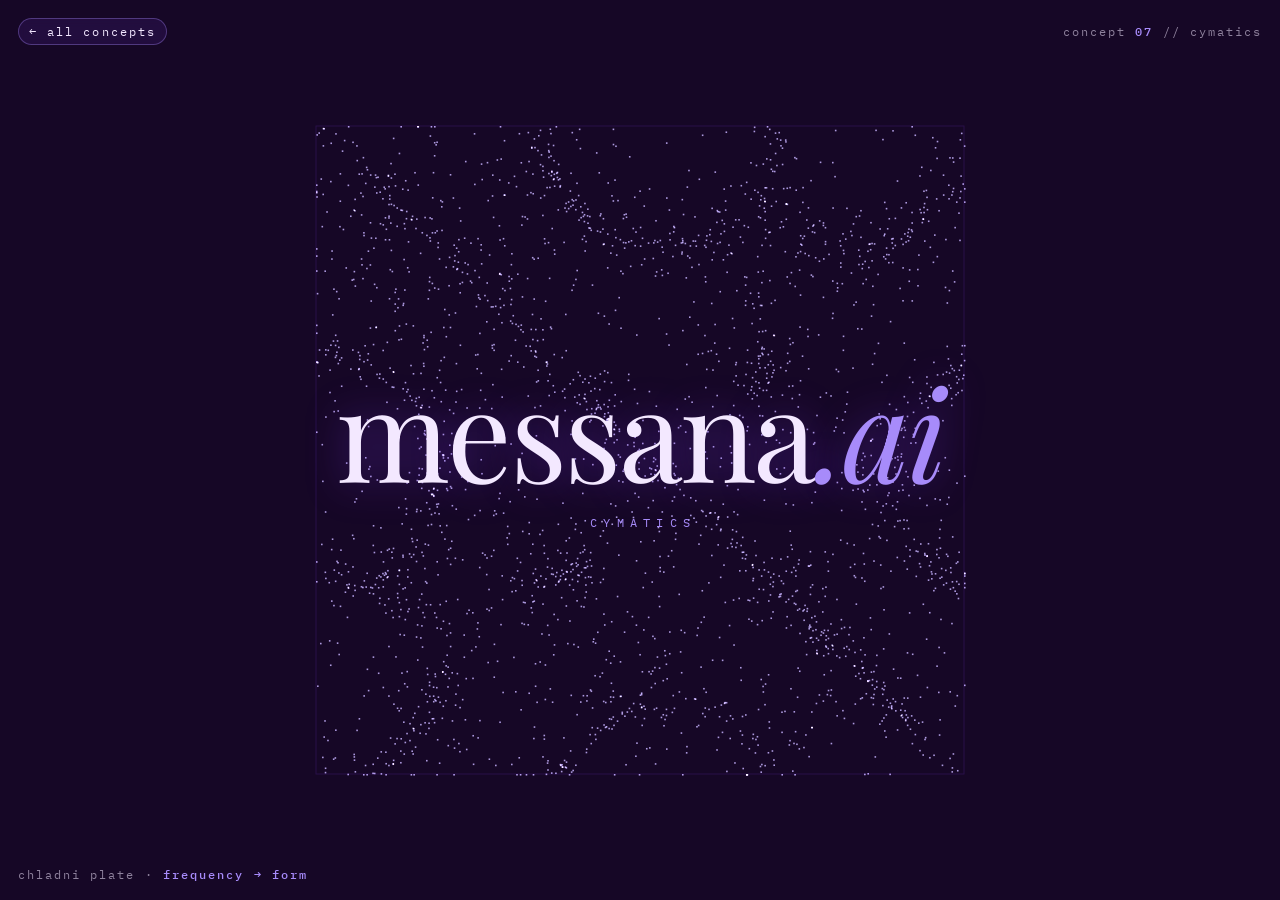
<file: concepts/07-cymatics.html>
<!doctype html>
<html lang="en">
<head>
  <meta charset="utf-8" />
  <meta name="viewport" content="width=device-width, initial-scale=1, viewport-fit=cover" />
  <meta name="theme-color" content="#160726" />
  <title>07 · Cymatics — messana.ai</title>
  <link rel="preconnect" href="https://fonts.googleapis.com" />
  <link rel="preconnect" href="https://fonts.gstatic.com" crossorigin />
  <link rel="stylesheet" href="https://fonts.googleapis.com/css2?family=Playfair+Display:ital,wght@0,400;1,400&family=IBM+Plex+Mono:wght@300;400&display=swap" />
  <link rel="stylesheet" href="shared.css" />
</head>
<body>
  <canvas class="bg" id="scene" aria-hidden="true"></canvas>

  <div class="stage">
    <h1 class="wordmark">messana<span class="ai">.ai</span></h1>
    <span class="concept-label">cymatics</span>
  </div>

  <div class="chrome" aria-hidden="true">
    <div class="row">
      <a class="back" href="index.html">&larr; all concepts</a>
      <span class="tag">concept <b>07</b> // cymatics</span>
    </div>
    <div class="row">
      <span class="tag">chladni plate &middot; <b>frequency &rarr; form</b></span>
    </div>
  </div>

  <script>
    const reduceMotion = matchMedia('(prefers-reduced-motion: reduce)').matches;
    const cv = document.getElementById('scene');
    const ctx = cv.getContext('2d');
    let W, H, dpr, S, cx, cy;
    function fit() {
      dpr = Math.min(devicePixelRatio, 2);
      W = innerWidth; H = innerHeight;
      cv.width = W * dpr; cv.height = H * dpr;
      ctx.setTransform(dpr, 0, 0, dpr, 0, 0);
      S = Math.min(W, H) * 0.72;
      cx = W / 2; cy = H / 2;
    }
    fit();
    addEventListener('resize', fit);

    const COUNT = reduceMotion ? 1800 : 2800;
    const px = new Float32Array(COUNT);
    const py = new Float32Array(COUNT);
    for (let i = 0; i < COUNT; i++) { px[i] = Math.random(); py[i] = Math.random(); }

    let m = 4, n = 3, mt = 4, nt = 3, nextChange = 0;
    const chladni = (x, y, a, b) =>
      Math.cos(a * Math.PI * x) * Math.cos(b * Math.PI * y) -
      Math.cos(b * Math.PI * x) * Math.cos(a * Math.PI * y);

    function step(time) {
      if (time > nextChange) {
        mt = 1 + (Math.random() * 6 | 0);
        nt = 1 + (Math.random() * 6 | 0);
        if (nt === mt) nt = (nt % 6) + 1;
        nextChange = time + 5;
      }
      m += (mt - m) * 0.02;
      n += (nt - n) * 0.02;
      for (let i = 0; i < COUNT; i++) {
        const v = Math.abs(chladni(px[i], py[i], m, n));
        const amp = 0.006 + v * 0.05;          // vibrate more where displacement is high
        px[i] += (Math.random() - 0.5) * amp;
        py[i] += (Math.random() - 0.5) * amp;
        if (px[i] < 0) px[i] = 0; else if (px[i] > 1) px[i] = 1;
        if (py[i] < 0) py[i] = 0; else if (py[i] > 1) py[i] = 1;
      }
    }

    function draw() {
      ctx.clearRect(0, 0, W, H);
      // plate
      ctx.strokeStyle = 'rgba(124, 58, 237, 0.18)';
      ctx.lineWidth = 1;
      ctx.strokeRect(cx - S / 2, cy - S / 2, S, S);
      // particles
      ctx.globalCompositeOperation = 'lighter';
      ctx.fillStyle = 'rgba(199, 179, 255, 0.85)';
      for (let i = 0; i < COUNT; i++) {
        const x = cx + (px[i] - 0.5) * S;
        const y = cy + (py[i] - 0.5) * S;
        ctx.fillRect(x, y, 1.6, 1.6);
      }
      ctx.globalCompositeOperation = 'source-over';
    }

    let running = true, start = performance.now();
    function loop(now) {
      if (!running) return;
      step((now - start) / 1000);
      draw();
      requestAnimationFrame(loop);
    }
    document.addEventListener('visibilitychange', () => {
      if (document.hidden) running = false;
      else if (!reduceMotion && !running) { running = true; requestAnimationFrame(loop); }
    });
    if (reduceMotion) {
      for (let k = 0; k < 240; k++) step(0.016 * k);
      draw();
    } else requestAnimationFrame(loop);
  </script>
</body>
</html>
</file>
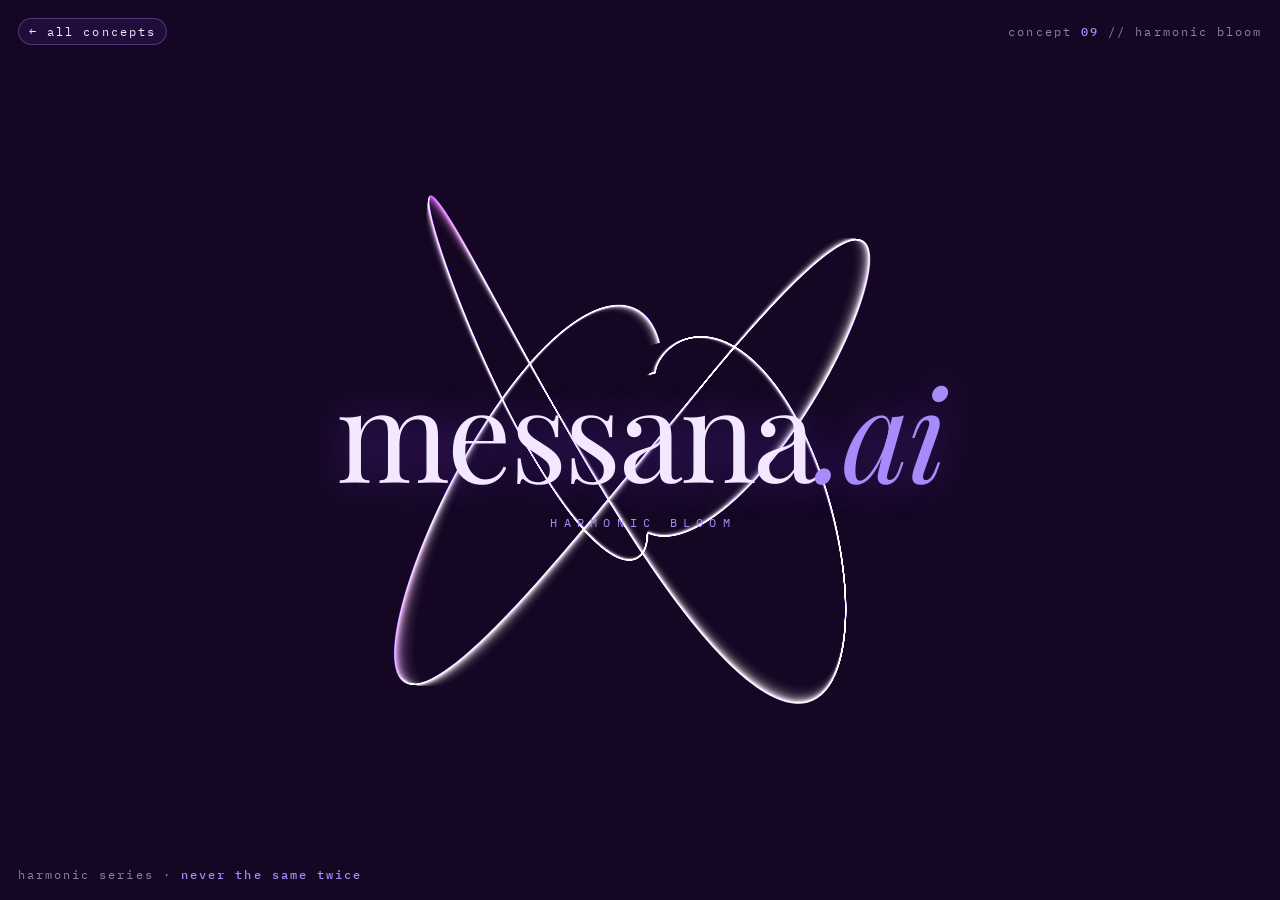
<file: concepts/09-harmonic-bloom.html>
<!doctype html>
<html lang="en">
<head>
  <meta charset="utf-8" />
  <meta name="viewport" content="width=device-width, initial-scale=1, viewport-fit=cover" />
  <meta name="theme-color" content="#160726" />
  <title>09 · Harmonic Bloom — messana.ai</title>
  <link rel="preconnect" href="https://fonts.googleapis.com" />
  <link rel="preconnect" href="https://fonts.gstatic.com" crossorigin />
  <link rel="stylesheet" href="https://fonts.googleapis.com/css2?family=Playfair+Display:ital,wght@0,400;1,400&family=IBM+Plex+Mono:wght@300;400&display=swap" />
  <link rel="stylesheet" href="shared.css" />
</head>
<body>
  <canvas class="bg" id="scene" aria-hidden="true"></canvas>

  <div class="stage">
    <h1 class="wordmark">messana<span class="ai">.ai</span></h1>
    <span class="concept-label">harmonic bloom</span>
  </div>

  <div class="chrome" aria-hidden="true">
    <div class="row">
      <a class="back" href="index.html">&larr; all concepts</a>
      <span class="tag">concept <b>09</b> // harmonic bloom</span>
    </div>
    <div class="row">
      <span class="tag">harmonic series &middot; <b>never the same twice</b></span>
    </div>
  </div>

  <script>
    const reduceMotion = matchMedia('(prefers-reduced-motion: reduce)').matches;
    const cv = document.getElementById('scene');
    const ctx = cv.getContext('2d');
    let W, H, dpr;
    function fit() {
      dpr = Math.min(devicePixelRatio, 2);
      W = innerWidth; H = innerHeight;
      cv.width = W * dpr; cv.height = H * dpr;
      ctx.setTransform(dpr, 0, 0, dpr, 0, 0);
      ctx.fillStyle = '#160726';
      ctx.fillRect(0, 0, W, H);
    }
    fit();
    addEventListener('resize', fit);

    // harmonic ratios drawn from the overtone series
    const base = [2, 3, 4, 5];
    const phase = base.map(() => Math.random() * Math.PI * 2);
    const K = 1400;

    function draw(time) {
      // soft trail instead of clear -> blooming overlap
      ctx.fillStyle = 'rgba(22, 7, 38, 0.07)';
      ctx.fillRect(0, 0, W, H);

      const A = Math.min(W, H) * 0.32;
      const ccx = W / 2, ccy = H * 0.5;
      const rot = time * 0.06;
      // slowly drifting harmonic frequencies
      const f1 = base[0] + Math.sin(time * 0.05) * 0.15;
      const f2 = base[1] + Math.cos(time * 0.045) * 0.15;
      const f3 = base[2] + Math.sin(time * 0.037) * 0.12;
      const f4 = base[3] + Math.cos(time * 0.041) * 0.12;
      const breathe = 0.85 + 0.15 * Math.sin(time * 0.3);

      ctx.globalCompositeOperation = 'lighter';
      ctx.lineWidth = 1.1;
      ctx.beginPath();
      for (let k = 0; k <= K; k++) {
        const tt = (k / K) * Math.PI * 2;
        let x = Math.sin(f1 * tt + phase[0]) + 0.5 * Math.sin(f3 * tt + phase[2]);
        let y = Math.cos(f2 * tt + phase[1]) + 0.5 * Math.cos(f4 * tt + phase[3]);
        x *= A * 0.66 * breathe; y *= A * 0.66 * breathe;
        const rx = x * Math.cos(rot) - y * Math.sin(rot);
        const ry = x * Math.sin(rot) + y * Math.cos(rot);
        const px = ccx + rx, py = ccy + ry;
        if (k === 0) ctx.moveTo(px, py); else ctx.lineTo(px, py);
      }
      const grad = ctx.createLinearGradient(ccx - A, ccy - A, ccx + A, ccy + A);
      grad.addColorStop(0, 'rgba(124, 58, 237, 0.55)');
      grad.addColorStop(0.5, 'rgba(167, 139, 250, 0.6)');
      grad.addColorStop(1, 'rgba(216, 201, 255, 0.55)');
      ctx.strokeStyle = grad;
      ctx.stroke();
      ctx.globalCompositeOperation = 'source-over';
    }

    let running = true, start = performance.now();
    function loop(now) {
      if (!running) return;
      draw((now - start) / 1000);
      requestAnimationFrame(loop);
    }
    document.addEventListener('visibilitychange', () => {
      if (document.hidden) running = false;
      else if (!reduceMotion && !running) { running = true; requestAnimationFrame(loop); }
    });
    if (reduceMotion) { for (let k = 0; k < 40; k++) draw(k * 0.1); } else requestAnimationFrame(loop);
  </script>
</body>
</html>
</file>
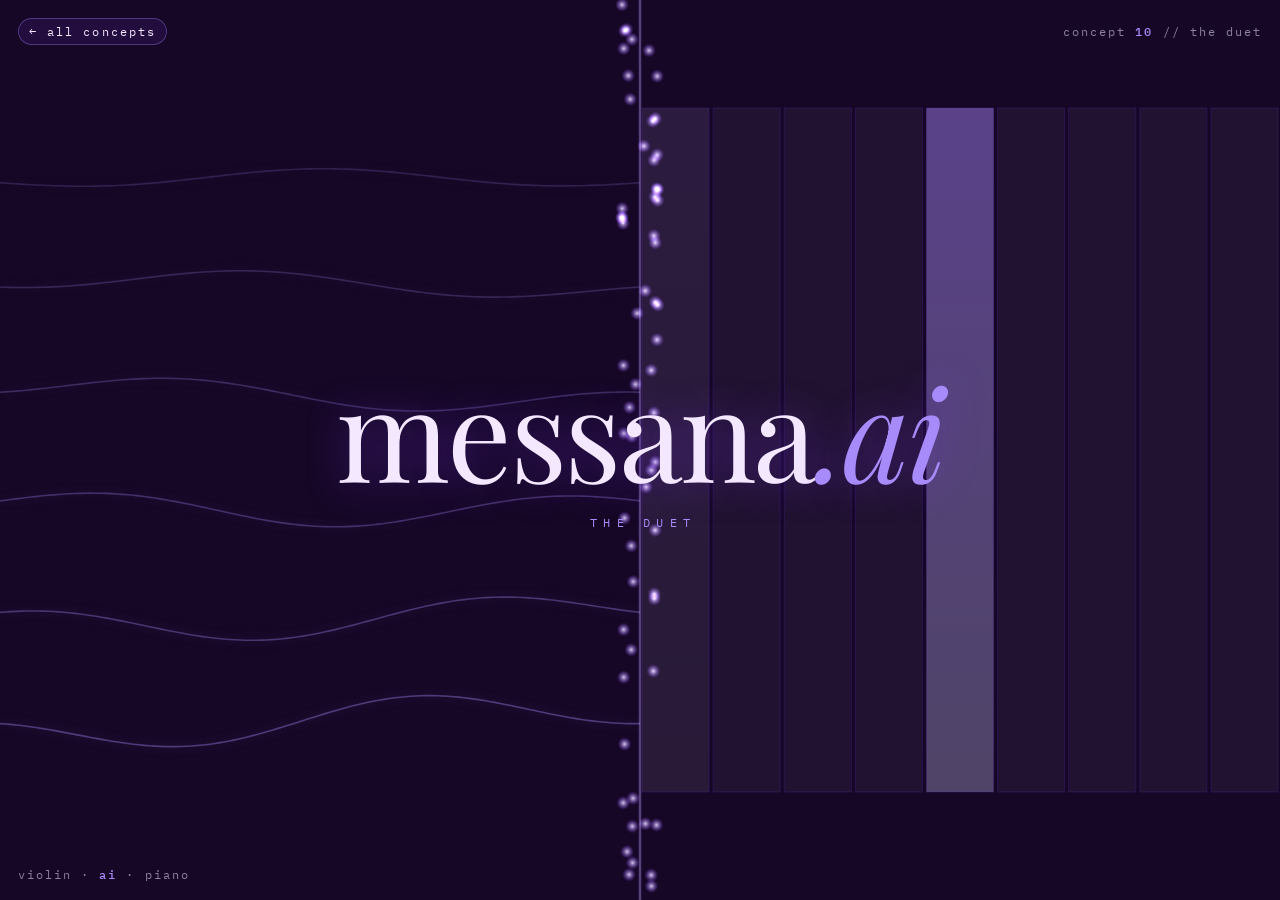
<file: concepts/10-the-duet.html>
<!doctype html>
<html lang="en">
<head>
  <meta charset="utf-8" />
  <meta name="viewport" content="width=device-width, initial-scale=1, viewport-fit=cover" />
  <meta name="theme-color" content="#160726" />
  <title>10 · The Duet — messana.ai</title>
  <link rel="preconnect" href="https://fonts.googleapis.com" />
  <link rel="preconnect" href="https://fonts.gstatic.com" crossorigin />
  <link rel="stylesheet" href="https://fonts.googleapis.com/css2?family=Playfair+Display:ital,wght@0,400;1,400&family=IBM+Plex+Mono:wght@300;400&display=swap" />
  <link rel="stylesheet" href="shared.css" />
</head>
<body>
  <canvas class="bg" id="scene" aria-hidden="true"></canvas>

  <div class="stage">
    <h1 class="wordmark">messana<span class="ai">.ai</span></h1>
    <span class="concept-label">the duet</span>
  </div>

  <div class="chrome" aria-hidden="true">
    <div class="row">
      <a class="back" href="index.html">&larr; all concepts</a>
      <span class="tag">concept <b>10</b> // the duet</span>
    </div>
    <div class="row">
      <span class="tag">violin &middot; <b>ai</b> &middot; piano</span>
    </div>
  </div>

  <script>
    const reduceMotion = matchMedia('(prefers-reduced-motion: reduce)').matches;
    const cv = document.getElementById('scene');
    const ctx = cv.getContext('2d');
    let W, H, dpr;
    function fit() {
      dpr = Math.min(devicePixelRatio, 2);
      W = innerWidth; H = innerHeight;
      cv.width = W * dpr; cv.height = H * dpr;
      ctx.setTransform(dpr, 0, 0, dpr, 0, 0);
    }
    fit();
    addEventListener('resize', fit);

    const KEYS = 9;
    const keyState = new Array(KEYS).fill(0);     // glow energy per key
    let lastKey = 0, kstep = 0;
    const pattern = [0, 4, 2, 6, 3, 7, 1, 5, 4, 2];

    // seam particles (the AI thread)
    const seedN = 60;
    const seeds = Array.from({ length: seedN }, () => ({
      y: Math.random(), v: 0.04 + Math.random() * 0.08, ph: Math.random() * 6.28,
    }));

    function leftStrings(t) {
      ctx.save();
      ctx.beginPath(); ctx.rect(0, 0, W / 2, H); ctx.clip();
      const rows = 6;
      for (let r = 0; r < rows; r++) {
        const baseY = H * (0.2 + (r / (rows - 1)) * 0.6);
        const amp = 14 + r * 4;
        ctx.beginPath();
        for (let i = 0; i <= 120; i++) {
          const nx = i / 120;
          const x = nx * (W / 2);
          const y = baseY + Math.sin(nx * 6 + t * 1.4 + r) * amp * Math.sin(nx * Math.PI)
                          + Math.sin(t * 2 + r) * 4;
          if (i === 0) ctx.moveTo(x, y); else ctx.lineTo(x, y);
        }
        ctx.strokeStyle = `rgba(167, 139, 250, ${0.18 + r * 0.04})`;
        ctx.lineWidth = 1.6;
        ctx.shadowColor = 'rgba(167, 139, 250, 0.6)';
        ctx.shadowBlur = 12;
        ctx.stroke();
      }
      ctx.shadowBlur = 0;
      ctx.restore();
    }

    function rightKeys() {
      ctx.save();
      ctx.beginPath(); ctx.rect(W / 2, 0, W / 2, H); ctx.clip();
      const x0 = W / 2, span = W / 2;
      const kw = span / KEYS;
      for (let k = 0; k < KEYS; k++) {
        const x = x0 + k * kw;
        const e = keyState[k];
        ctx.fillStyle = `rgba(${243 - e * 60}, ${232 - e * 40}, 255, ${0.05 + e * 0.5})`;
        ctx.fillRect(x + 2, H * 0.12, kw - 4, H * 0.76);
        ctx.strokeStyle = 'rgba(124, 58, 237, 0.18)';
        ctx.lineWidth = 1;
        ctx.strokeRect(x + 2, H * 0.12, kw - 4, H * 0.76);
        if (e > 0.01) {
          const g = ctx.createLinearGradient(0, H * 0.12, 0, H * 0.88);
          g.addColorStop(0, `rgba(124, 58, 237, ${e * 0.5})`);
          g.addColorStop(1, 'rgba(124, 58, 237, 0)');
          ctx.fillStyle = g;
          ctx.fillRect(x + 2, H * 0.12, kw - 4, H * 0.76);
        }
        keyState[k] *= 0.94;
      }
      ctx.restore();
    }

    function seam(t) {
      const sx = W / 2;
      const g = ctx.createLinearGradient(sx - 2, 0, sx + 2, 0);
      g.addColorStop(0, 'rgba(124, 58, 237, 0)');
      g.addColorStop(0.5, 'rgba(216, 201, 255, 0.5)');
      g.addColorStop(1, 'rgba(124, 58, 237, 0)');
      ctx.fillStyle = g;
      ctx.fillRect(sx - 2, 0, 4, H);
      ctx.globalCompositeOperation = 'lighter';
      for (const s of seeds) {
        s.y += s.v * 0.004;
        if (s.y > 1) s.y -= 1;
        const x = sx + Math.sin(t * 1.5 + s.ph) * 18;
        const y = s.y * H;
        const rad = ctx.createRadialGradient(x, y, 0, x, y, 7);
        rad.addColorStop(0, 'rgba(233, 222, 255, 0.9)');
        rad.addColorStop(1, 'rgba(124, 58, 237, 0)');
        ctx.fillStyle = rad;
        ctx.beginPath(); ctx.arc(x, y, 7, 0, 7); ctx.fill();
      }
      ctx.globalCompositeOperation = 'source-over';
    }

    function draw(t, now) {
      ctx.clearRect(0, 0, W, H);
      if (now - lastKey > 520) {
        lastKey = now;
        keyState[pattern[kstep % pattern.length] % KEYS] = 1;
        kstep++;
      }
      leftStrings(t);
      rightKeys();
      seam(t);
    }

    let running = true, start = performance.now();
    function loop(now) {
      if (!running) return;
      draw((now - start) / 1000, now);
      requestAnimationFrame(loop);
    }
    document.addEventListener('visibilitychange', () => {
      if (document.hidden) running = false;
      else if (!reduceMotion && !running) { running = true; requestAnimationFrame(loop); }
    });
    if (reduceMotion) { keyState[4] = 1; keyState[2] = 0.6; draw(0.5, performance.now()); }
    else requestAnimationFrame(loop);
  </script>
</body>
</html>
</file>
<file: css/styles.css>
:root {
  --tile: #f4f7f8;
  --green: #86bc25;
  --green-ink: #3a6410;
  --purple: #6b3fa0;
  --teal: #1a7f7a;
  --teal-ink: #0e5551;
  --ink: #14202b;
  --shadow: #8aa0b4;
  --display: "Darker Grotesque", "Arial Narrow", sans-serif;
  --meta: "Outfit", system-ui, sans-serif;
}

*,
*::before,
*::after {
  box-sizing: border-box;
}

html {
  background: var(--tile);
  text-size-adjust: 100%;
  -webkit-text-size-adjust: 100%;
}

body {
  margin: 0;
  min-height: 100vh;
  min-height: 100dvh;
  background: var(--tile);
  color: var(--ink);
  font-family: var(--meta);
  font-weight: 400;
  line-height: 1.4;
}

::selection {
  background: var(--green-ink);
  color: var(--tile);
}

.room {
  width: min(1080px, calc(100% - 3rem));
  margin-inline: auto;
}

.home {
  min-height: 100vh;
  min-height: 100dvh;
  display: flex;
  flex-direction: column;
  padding-top: calc(clamp(1.25rem, 3.5vw, 2.5rem) + env(safe-area-inset-top));
  padding-bottom: clamp(1.5rem, 5vh, 3rem);
}

.mast {
  max-width: 36rem;
}

.mast .radio {
  margin: 0 0 0.85rem;
}

.wordmark {
  margin: 0;
  font-family: var(--display);
  font-weight: 600;
  font-size: clamp(4.25rem, 12vw, 7.25rem);
  line-height: 0.78;
  letter-spacing: -0.045em;
  color: var(--ink);
}

.wordmark .ai {
  color: var(--green-ink);
}

.family {
  margin: 0.85rem 0 0;
  font-family: var(--display);
  font-weight: 500;
  font-size: clamp(1.65rem, 3vw, 2.15rem);
  line-height: 1;
  letter-spacing: -0.02em;
}

.people,
.cats-row {
  display: grid;
  grid-template-columns: 1fr 1fr;
  gap: 0.85rem 1.25rem;
}

.people {
  margin-block: auto;
}

.person {
  position: relative;
  display: flex;
  flex-direction: column;
  justify-content: flex-end;
  height: clamp(220px, 46vh, 520px);
  margin: 0;
  padding: clamp(0.85rem, 2vw, 1.4rem);
  overflow: hidden;
  color: #fff;
  font-family: var(--display);
  font-weight: 600;
  font-size: clamp(1.15rem, 4.2vw, 4rem);
  line-height: 0.9;
  letter-spacing: -0.035em;
  outline: 1px solid rgba(138, 160, 180, 0.55);
  background: #fff;
}

.person-photo {
  position: absolute;
  inset: 0;
  width: 100%;
  height: 100%;
  object-fit: cover;
  object-position: center;
}

.person::before {
  content: "";
  position: absolute;
  inset: auto 0 0 0;
  z-index: 1;
  height: 46%;
  background: linear-gradient(transparent, rgba(20, 32, 43, 0.62));
}

.person-name {
  position: relative;
  z-index: 2;
  margin: 0;
  color: #fff;
  font: inherit;
  letter-spacing: inherit;
  white-space: nowrap;
}

.person-name::after {
  content: "";
  display: block;
  width: 2.75rem;
  height: 3px;
  margin-top: 0.7rem;
  background: var(--green);
}

.person--kendra {
  align-items: flex-end;
  text-align: right;
}

.person--kendra .person-name::after {
  background: var(--purple);
}

.role {
  margin: 0.55rem 0 0;
  font-size: 0.75rem;
  letter-spacing: 0.04em;
}

.human--kendra .role {
  text-align: right;
}

.human .linkbtn {
  width: 100%;
  margin-top: 0.55rem;
}

.cats {
  padding-top: clamp(1.75rem, 5vh, 3rem);
  padding-bottom: calc(clamp(1.75rem, 5vh, 3rem) + env(safe-area-inset-bottom));
}

.cats-label {
  margin: 0 0 0.7rem;
  color: var(--ink);
  font-size: 0.8125rem;
  letter-spacing: 0.045em;
}

.cat-photo {
  display: block;
  width: 100%;
  height: min(58vh, 520px);
  object-fit: cover;
  object-position: center 18%;
  outline: 1px solid rgba(138, 160, 180, 0.55);
  background: #fff;
}

.cat-name {
  margin: 0.7rem 0 0;
  font-family: var(--display);
  font-weight: 600;
  font-size: clamp(1.45rem, 3.2vw, 2.15rem);
  line-height: 0.9;
  letter-spacing: -0.03em;
}

.cat--stormy .cat-name,
.cat--stormy .collar {
  text-align: right;
}

.collar {
  display: flex;
  align-items: center;
  gap: 0.4rem;
  margin: 0.4rem 0 0;
  font-size: 0.75rem;
  letter-spacing: 0.04em;
}

.cat--stormy .collar {
  flex-direction: row-reverse;
}

.bead {
  width: 7px;
  height: 7px;
  border-radius: 50%;
  flex: none;
}

.cat--windy .bead {
  background: var(--teal);
  box-shadow: 0 0 0 3px rgba(26, 127, 122, 0.16);
}

.cat--stormy .bead {
  background: var(--purple);
  box-shadow: 0 0 0 3px rgba(107, 63, 160, 0.16);
}

.cats-links {
  display: grid;
  grid-template-columns: repeat(3, minmax(0, 1fr));
  gap: 0.55rem;
  margin-top: 1rem;
}

.linkbtn {
  display: inline-flex;
  align-items: center;
  justify-content: center;
  gap: 0.45rem;
  min-height: 2.75rem;
  padding: 0.55rem 0.7rem;
  background: #fff;
  color: var(--ink);
  font-size: 0.9rem;
  font-weight: 500;
  letter-spacing: 0.01em;
  text-decoration: none;
  border: 1px solid rgba(138, 160, 180, 0.75);
  transition: border-color 180ms ease, background-color 180ms ease;
}

.linkbtn:hover {
  border-color: var(--ink);
  background: #fff;
}

.linkbtn svg {
  width: 1.15rem;
  height: 1.15rem;
  flex: none;
}

.linkbtn:focus {
  outline: none;
}

.linkbtn:focus-visible {
  outline: 2px solid var(--green-ink);
  outline-offset: 3px;
}

.radio {
  display: flex;
  flex-wrap: wrap;
  align-items: center;
  gap: 0.45rem 0.85rem;
  margin: clamp(1.25rem, 3vw, 2rem) 0 0;
  color: var(--ink);
  font-family: var(--meta);
  font-size: 0.8125rem;
  font-weight: 400;
  letter-spacing: 0.045em;
}

.radio time {
  font-variant-numeric: tabular-nums;
  font-weight: 500;
  letter-spacing: 0.08em;
  color: var(--green-ink);
}

.pip {
  width: 4px;
  height: 4px;
  border-radius: 50%;
  background: var(--shadow);
}

@media (max-width: 720px) {
  .room {
    width: calc(100% - 2.25rem);
    margin-inline: auto;
  }

  .people,
  .cats-row {
    gap: 0.7rem 0.6rem;
  }

  .person {
    height: clamp(200px, 42vh, 360px);
    padding: 0.85rem 0.7rem;
  }

  .person-name {
    font-size: clamp(1.05rem, 4.1vw, 1.7rem);
  }

  .person-name::after {
    width: 1.75rem;
    margin-top: 0.45rem;
  }

  .cat-name {
    font-size: clamp(1.15rem, 5vw, 1.7rem);
  }

  .cat-photo {
    height: min(42vh, 280px);
    object-position: center 16%;
  }

  .cats-links {
    gap: 0.4rem;
  }

  .linkbtn {
    flex-direction: column;
    gap: 0.2rem;
    min-height: 3.4rem;
    padding: 0.45rem 0.25rem;
    font-size: 0.72rem;
  }
}

@media (prefers-reduced-motion: reduce) {
  .linkbtn {
    transition: none;
  }
}
</file>
<file: concepts/shared.css>
/* ============================================================
   messana.ai — v3 concept system
   Royal purple + white · violin · piano · artificial intelligence
   Shared tokens, layout shell, and chrome for all 10 concepts.
   ============================================================ */

:root {
  /* Purple ramp (dark → light) */
  --aubergine: #160726;
  --plum:      #2e1065;
  --violet:    #4c1d95;
  --royal:     #7c3aed;
  --amethyst:  #a78bfa;
  --lilac:     #d8c9ff;

  /* Neutrals */
  --white:  #ffffff;
  --ivory:  #fbf9ff;
  --ink:    #f3e8ff;   /* light text on dark */
  --ink-dim: rgba(243, 232, 255, 0.55);
  --ink-dark: #2e1065; /* dark text on light */
  --ink-dark-dim: rgba(46, 16, 101, 0.55);

  --accent: #c4b5fd;

  --serif: 'Playfair Display', Georgia, 'Times New Roman', serif;
  --mono:  'IBM Plex Mono', 'Courier New', monospace;

  --ease: cubic-bezier(0.22, 0.61, 0.36, 1);
}

* { margin: 0; padding: 0; box-sizing: border-box; }

html, body {
  width: 100%;
  height: 100%;
  overflow: hidden;
  -webkit-font-smoothing: antialiased;
  text-rendering: optimizeLegibility;
}

body {
  min-height: 100dvh;
  font-family: var(--mono);
  background: var(--aubergine);
  color: var(--ink);
}

/* Light-themed concepts opt in with <body class="light"> */
body.light {
  background: var(--ivory);
  color: var(--ink-dark);
}

canvas.bg {
  position: fixed;
  inset: 0;
  width: 100%;
  height: 100dvh;
  display: block;
  z-index: 0;
}

/* ---- Centered wordmark ---- */
.stage {
  position: fixed;
  inset: 0;
  z-index: 3;
  display: flex;
  flex-direction: column;
  align-items: center;
  justify-content: center;
  pointer-events: none;
  padding: 1.5rem;
  text-align: center;
}

.wordmark {
  font-family: var(--serif);
  font-weight: 400;
  font-size: clamp(2.8rem, 11vw, 8rem);
  line-height: 0.95;
  letter-spacing: -0.02em;
  white-space: nowrap;
  text-shadow: 0 0 40px rgba(124, 58, 237, 0.45);
  user-select: none;
}
body.light .wordmark { text-shadow: 0 0 36px rgba(124, 58, 237, 0.22); }

.wordmark .ai {
  font-style: italic;
  color: var(--amethyst);
}
body.light .wordmark .ai { color: var(--royal); }

.concept-label {
  margin-top: 1.4rem;
  font-family: var(--mono);
  font-size: clamp(0.6rem, 1.5vw, 0.78rem);
  font-weight: 400;
  letter-spacing: 0.5em;
  text-indent: 0.5em;
  text-transform: uppercase;
  color: var(--amethyst);
}
body.light .concept-label { color: var(--royal); }

/* ---- Chrome / nav ---- */
.chrome {
  position: fixed;
  inset: 0;
  z-index: 4;
  pointer-events: none;
  padding:
    calc(1.1rem + env(safe-area-inset-top))
    calc(1.1rem + env(safe-area-inset-right))
    calc(1.1rem + env(safe-area-inset-bottom))
    calc(1.1rem + env(safe-area-inset-left));
  display: flex;
  flex-direction: column;
  justify-content: space-between;
  font-size: clamp(0.6rem, 1.4vw, 0.72rem);
  letter-spacing: 0.18em;
}

.chrome .row {
  display: flex;
  align-items: center;
  justify-content: space-between;
  gap: 1rem;
}

.back {
  pointer-events: auto;
  display: inline-flex;
  align-items: center;
  gap: 0.6em;
  padding: 0.45em 0.9em;
  border: 1px solid rgba(167, 139, 250, 0.35);
  border-radius: 999px;
  background: rgba(124, 58, 237, 0.12);
  color: var(--ink);
  text-decoration: none;
  backdrop-filter: blur(4px);
  -webkit-backdrop-filter: blur(4px);
  transition: border-color 0.3s var(--ease), background 0.3s var(--ease);
  white-space: nowrap;
}
.back:hover { border-color: var(--amethyst); background: rgba(124, 58, 237, 0.22); }
body.light .back { color: var(--ink-dark); border-color: rgba(124, 58, 237, 0.3); background: rgba(124, 58, 237, 0.08); }

.tag {
  color: var(--ink-dim);
  white-space: nowrap;
}
body.light .tag { color: var(--ink-dark-dim); }
.tag b { color: var(--amethyst); font-weight: 500; }
body.light .tag b { color: var(--royal); }

/* ---- Phones: keep chrome text from clipping under the notch / off-screen ----
   Safe-area insets are already in .chrome padding; here we let the rows wrap
   and shrink so long lines (lat/long, names, clock) stay fully visible. */
@media (max-width: 600px) {
  .chrome { font-size: 0.6rem; letter-spacing: 0.08em; }
  .chrome .row { gap: 0.5rem 0.8rem; flex-wrap: wrap; }
  .tag { white-space: normal; }
}

/* Phone in landscape (short, wide viewport) */
@media (orientation: landscape) and (max-height: 480px) {
  .chrome { font-size: 0.58rem; letter-spacing: 0.05em; }
  .chrome .row { gap: 0.4rem 0.7rem; flex-wrap: wrap; }
  .tag { white-space: normal; }
}

/* ---- Reduced motion ---- */
@media (prefers-reduced-motion: reduce) {
  * { animation: none !important; transition: none !important; }
}

/* ===========================================================
   Gallery (index.html)
   =========================================================== */
.gallery {
  position: relative;
  z-index: 3;
  min-height: 100dvh;
  overflow-y: auto;
  padding: clamp(2rem, 6vw, 5rem) clamp(1.25rem, 5vw, 4rem) 5rem;
}

.gallery header { max-width: 60rem; margin-bottom: clamp(2rem, 5vw, 3.5rem); }

.gallery h1 {
  font-family: var(--serif);
  font-weight: 400;
  font-size: clamp(2.4rem, 7vw, 5rem);
  line-height: 1;
  letter-spacing: -0.02em;
}
.gallery h1 .ai { font-style: italic; color: var(--amethyst); }

.gallery .lede {
  margin-top: 1.2rem;
  max-width: 46rem;
  color: var(--ink-dim);
  font-size: clamp(0.8rem, 1.6vw, 1rem);
  line-height: 1.7;
  letter-spacing: 0.02em;
}
.gallery .lede b { color: var(--amethyst); font-weight: 500; }

.grid {
  display: grid;
  grid-template-columns: repeat(auto-fill, minmax(min(100%, 20rem), 1fr));
  gap: clamp(1rem, 2.5vw, 1.6rem);
  max-width: 84rem;
}

.card {
  position: relative;
  display: flex;
  flex-direction: column;
  min-height: 14rem;
  padding: 1.5rem;
  border: 1px solid rgba(167, 139, 250, 0.22);
  border-radius: 14px;
  background: linear-gradient(160deg, rgba(76, 29, 149, 0.35), rgba(22, 7, 38, 0.5));
  color: var(--ink);
  text-decoration: none;
  overflow: hidden;
  isolation: isolate;
  transition: transform 0.5s var(--ease), border-color 0.5s var(--ease), box-shadow 0.5s var(--ease);
}
.card::after {
  content: "";
  position: absolute;
  inset: 0;
  z-index: -1;
  background: radial-gradient(120% 80% at 80% 0%, rgba(124, 58, 237, 0.5), transparent 60%);
  opacity: 0;
  transition: opacity 0.5s var(--ease);
}
.card:hover {
  transform: translateY(-4px);
  border-color: var(--amethyst);
  box-shadow: 0 18px 50px -20px rgba(124, 58, 237, 0.6);
}
.card:hover::after { opacity: 1; }

.card .num {
  font-family: var(--mono);
  font-size: 0.72rem;
  letter-spacing: 0.3em;
  color: var(--amethyst);
}
.card h2 {
  margin-top: 0.6rem;
  font-family: var(--serif);
  font-weight: 400;
  font-size: 1.6rem;
  line-height: 1.1;
}
.card p {
  margin-top: 0.7rem;
  color: var(--ink-dim);
  font-size: 0.82rem;
  line-height: 1.6;
}
.card .medium {
  margin-top: auto;
  padding-top: 1rem;
  font-family: var(--mono);
  font-size: 0.66rem;
  letter-spacing: 0.16em;
  text-transform: uppercase;
  color: var(--accent);
}
</file>
